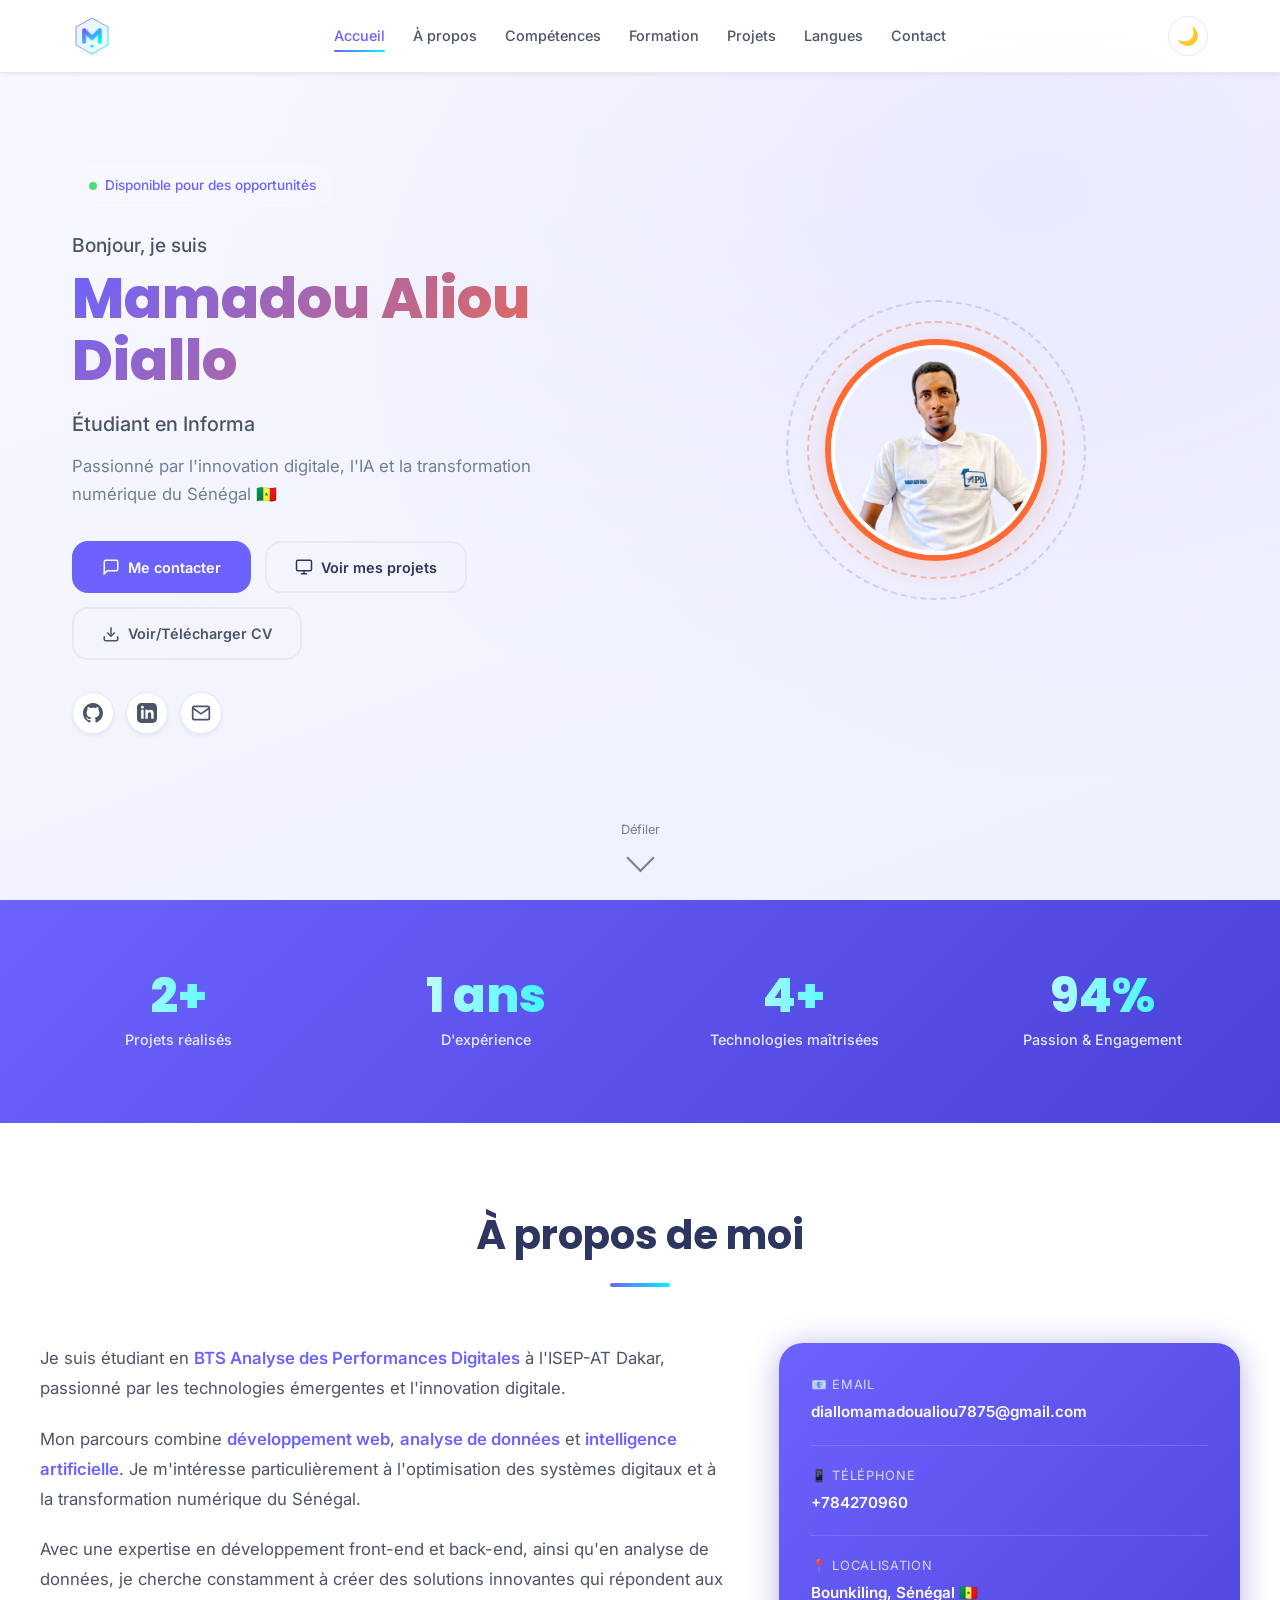
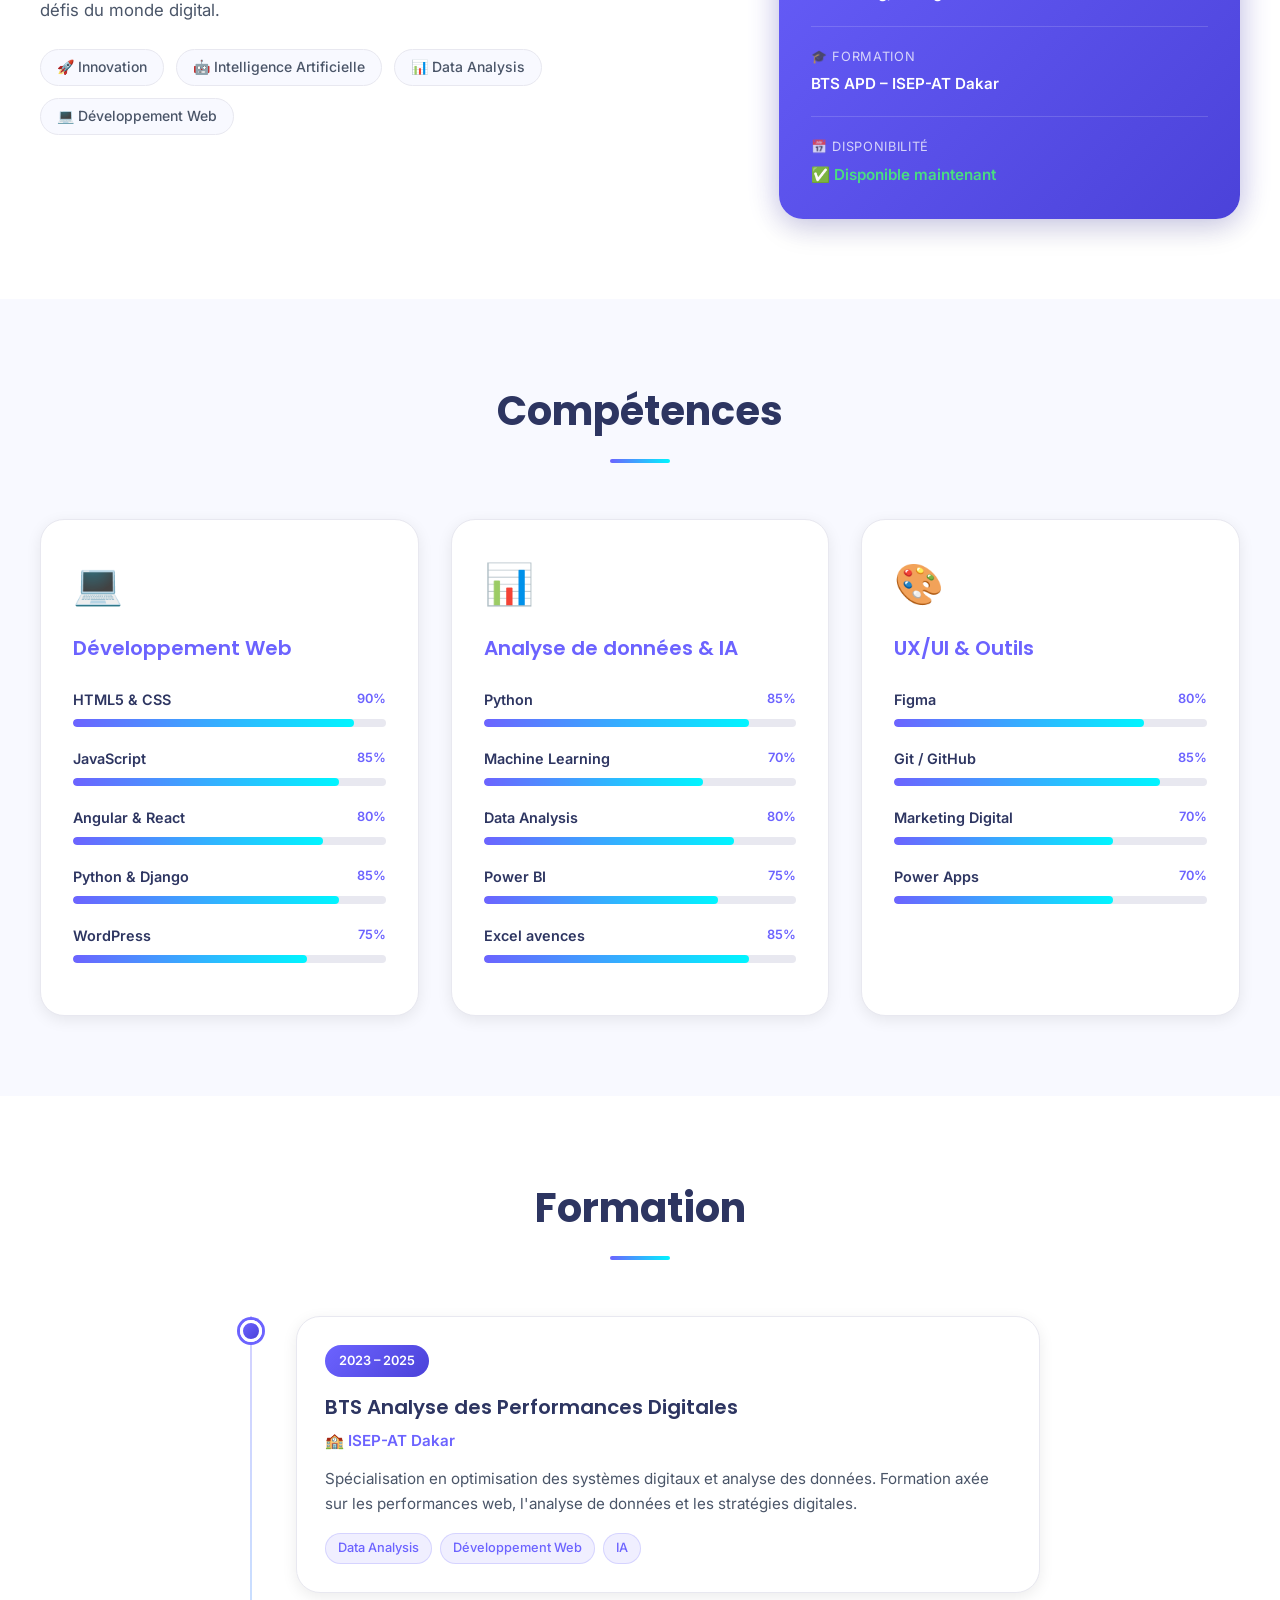
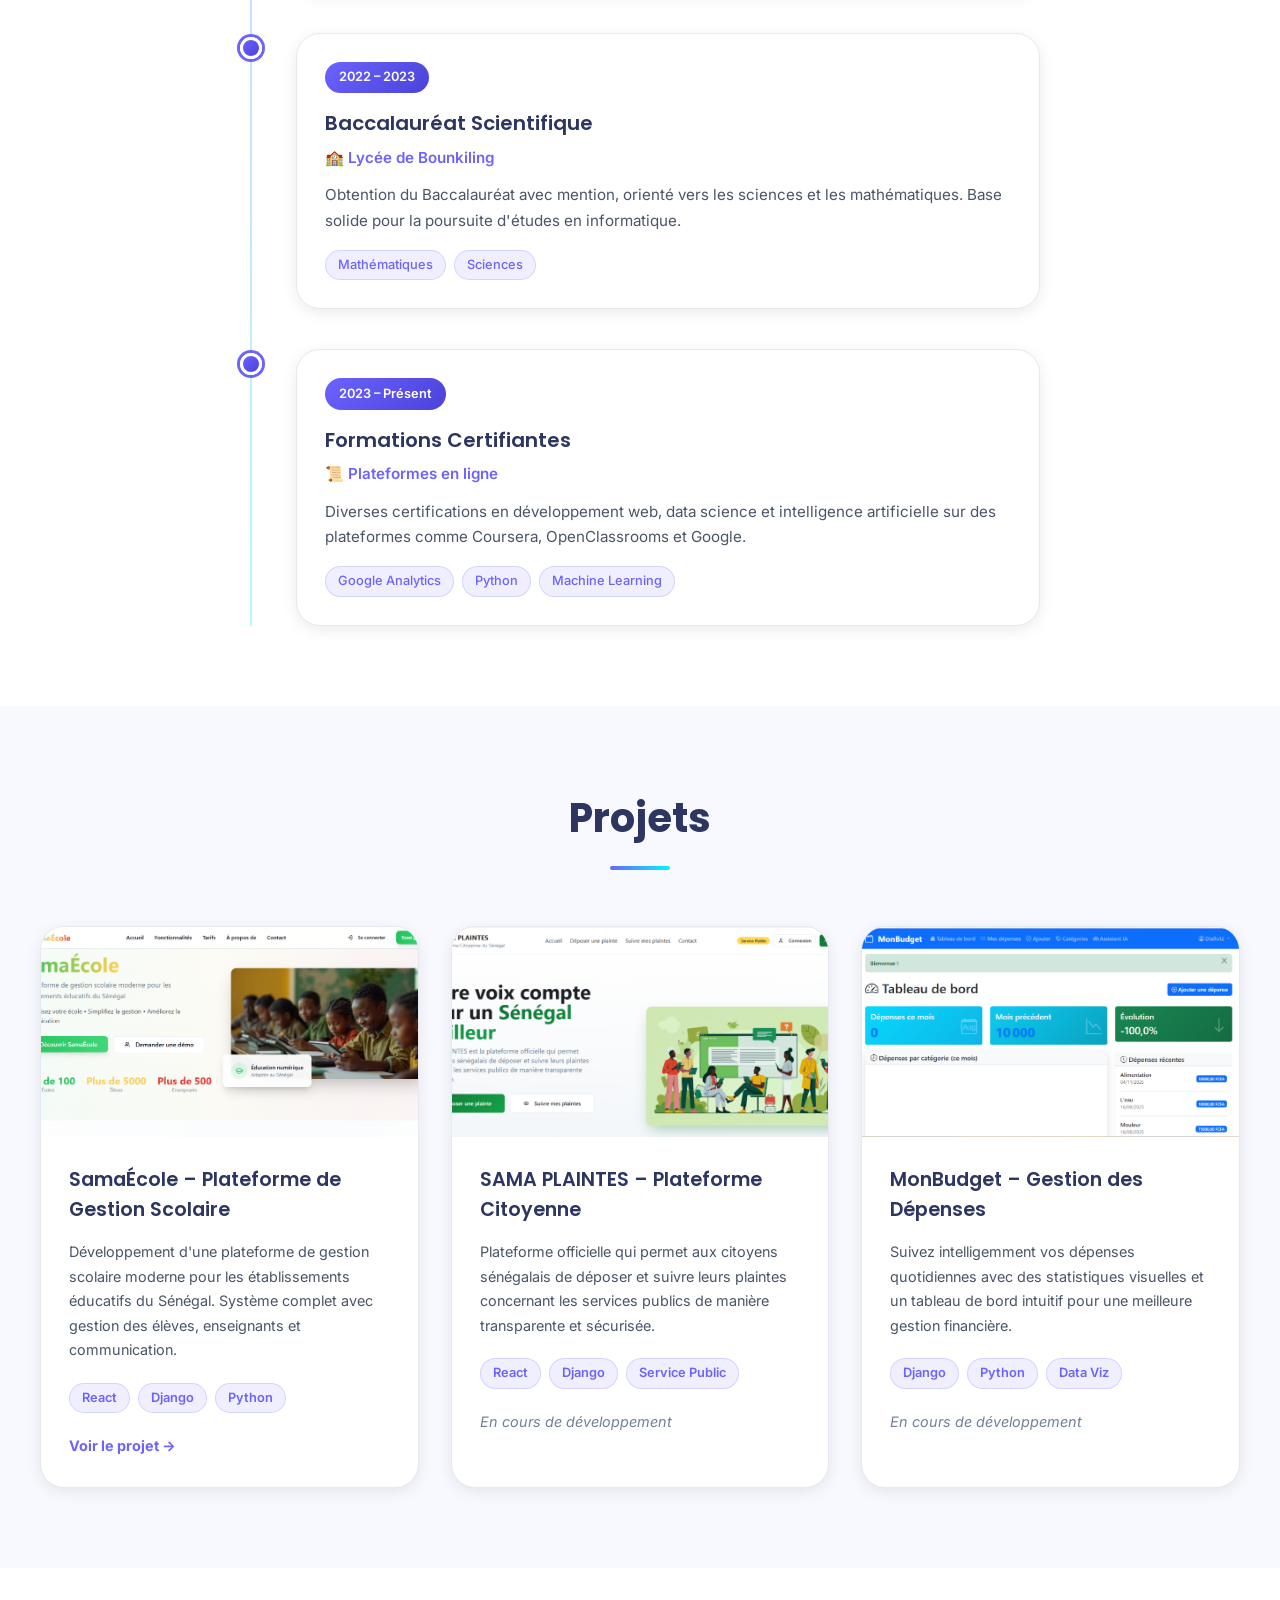
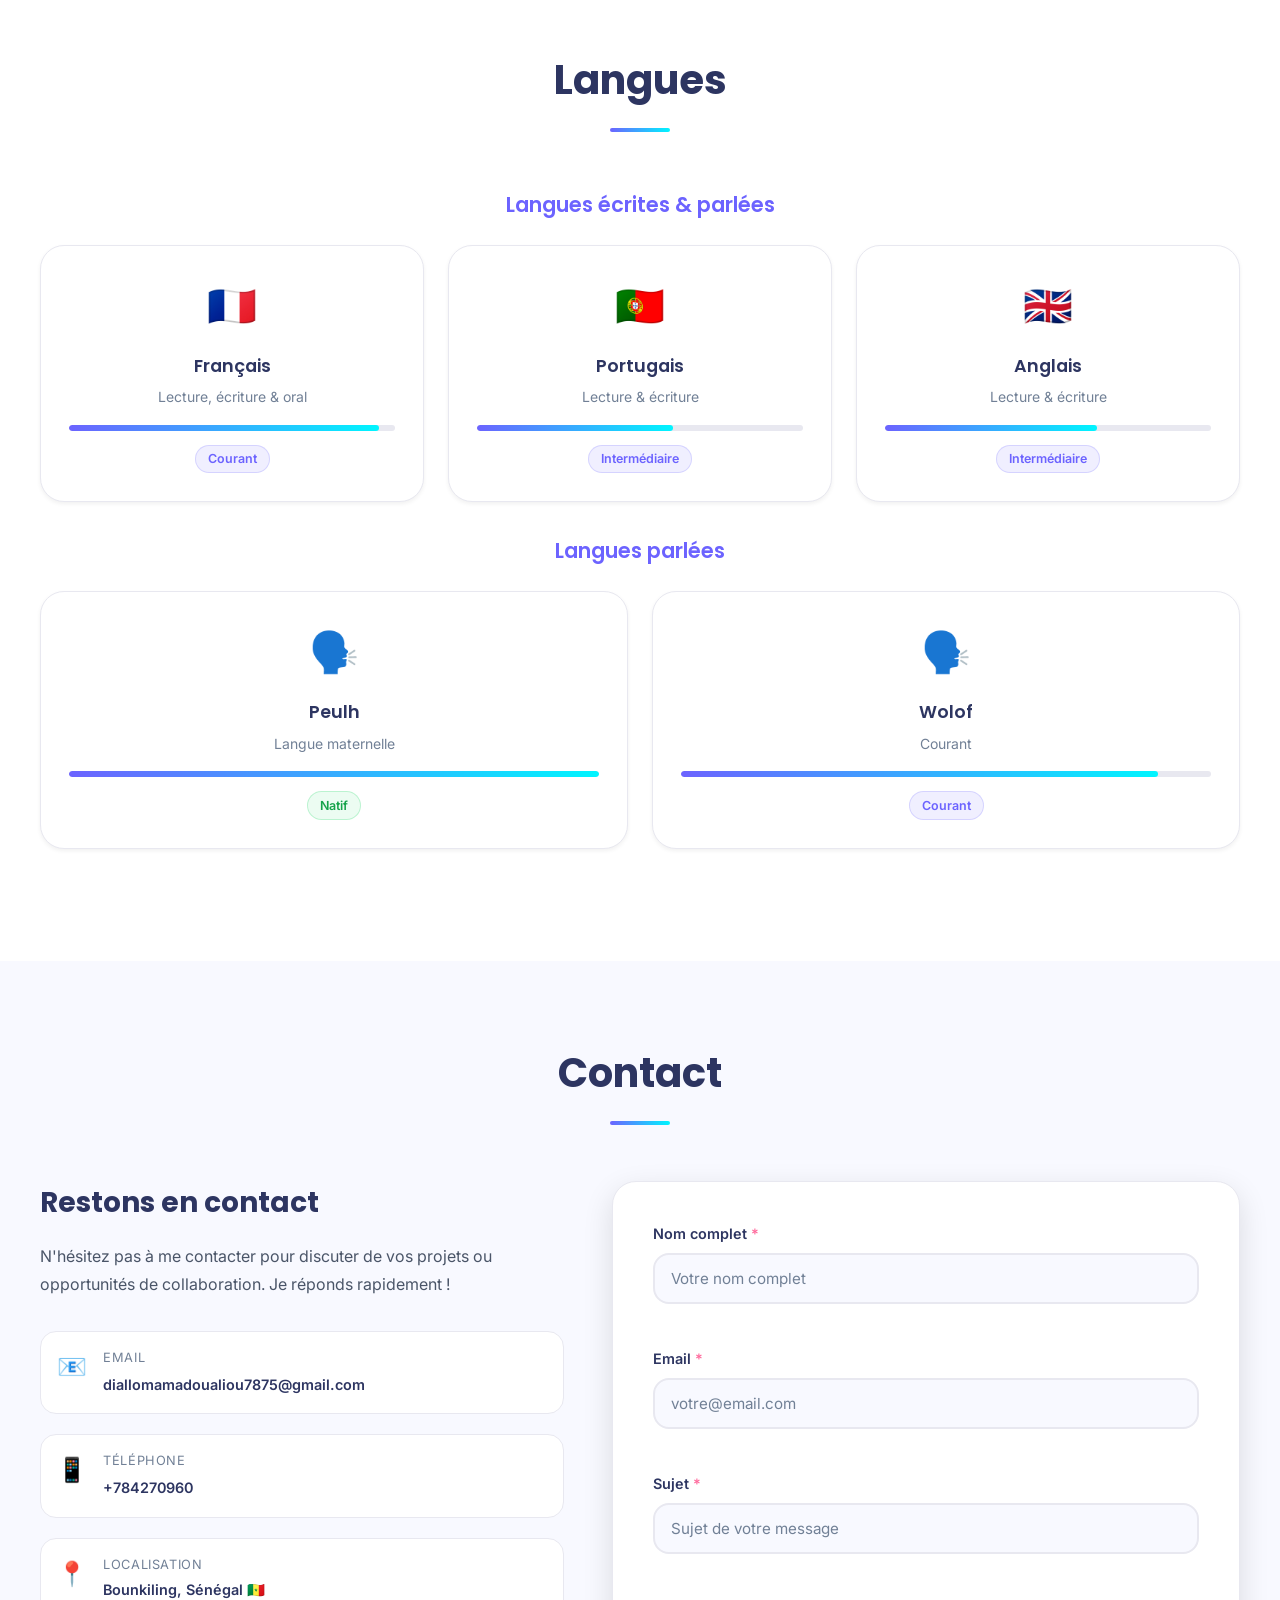
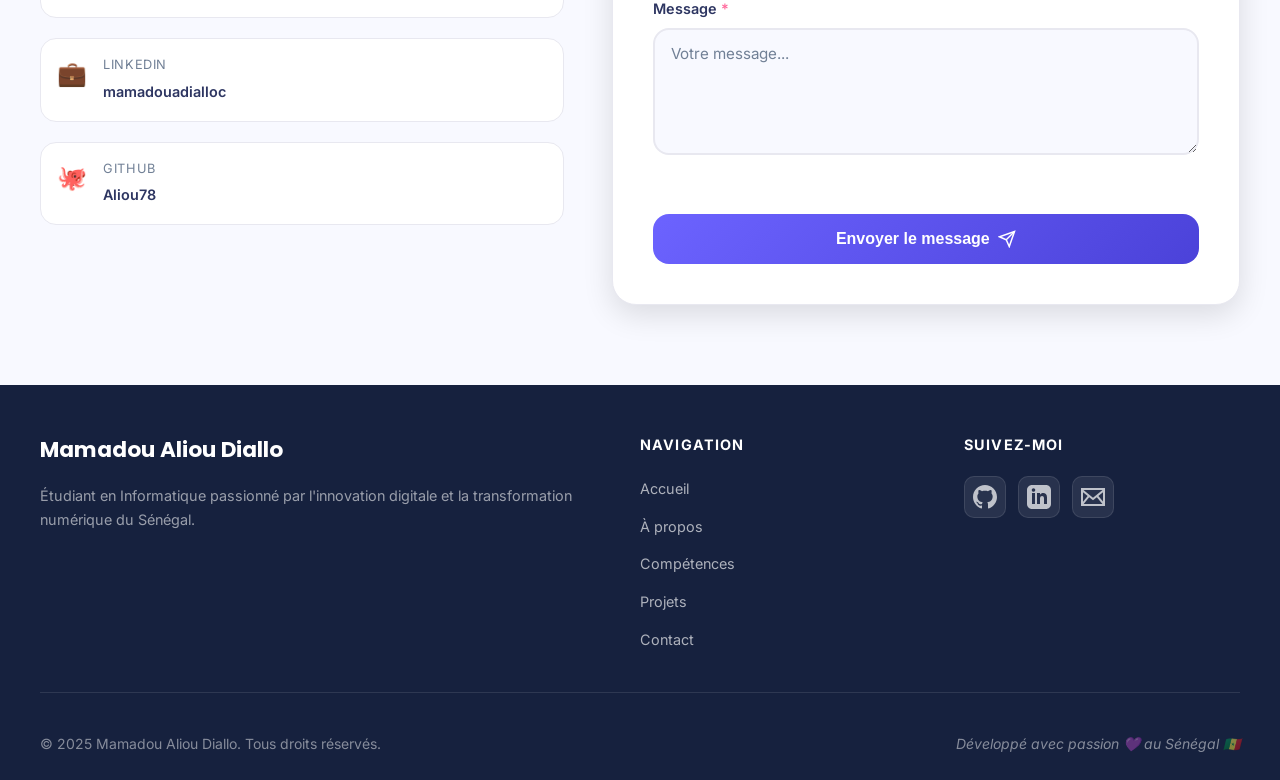
<file: index.html>
<!DOCTYPE html>
<html lang="fr" data-theme="light">

<head>
    <meta charset="UTF-8">
    <meta name="viewport" content="width=device-width, initial-scale=1.0">
    <meta name="description"
        content="Portfolio de Mamadou Aliou Diallo - Étudiant en Informatique spécialisé en Analyse des Performances Digitales, développement web et intelligence artificielle.">
    <meta name="keywords" content="Mamadou Aliou Diallo, développeur web, analyse digitale, IA, portfolio, Sénégal">
    <meta name="author" content="Mamadou Aliou Diallo">

    <!-- Open Graph / Social Media -->
    <meta property="og:type" content="website">
    <meta property="og:title" content="Mamadou Aliou Diallo - Portfolio">
    <meta property="og:description"
        content="Étudiant en Informatique spécialisé en Analyse des Performances Digitales, développement web et IA.">
    <meta property="og:url" content="https://aliou78.github.io">
    <meta property="og:image" content="profile.png">
    <meta name="twitter:card" content="summary_large_image">
    <meta name="twitter:title" content="Mamadou Aliou Diallo - Portfolio">
    <meta name="twitter:description" content="Étudiant en Informatique passionné par l'innovation digitale et l'IA.">

    <title>Mamadou Aliou Diallo - Portfolio | Analyse des Performances Digitales</title>

    <!-- Google Fonts -->
    <link rel="preconnect" href="https://fonts.googleapis.com">
    <link rel="preconnect" href="https://fonts.gstatic.com" crossorigin>
    <link
        href="https://fonts.googleapis.com/css2?family=Inter:wght@300;400;500;600;700;800&family=Poppins:wght@400;500;600;700;800&display=swap"
        rel="stylesheet">

    <link rel="stylesheet" href="style.css">
</head>

<body>
    <!-- Loader -->
    <div class="page-loader" id="pageLoader">
        <div class="loader-inner">
            <span class="loader-text">MAD</span>
            <div class="loader-bar"></div>
        </div>
    </div>

    <!-- Particules Hero -->
    <canvas id="particles-canvas"></canvas>

    <!-- Navigation -->
    <nav class="navbar" id="navbar">
        <div class="container nav-container">
            <a href="#accueil" class="logo" aria-label="Mamadou Aliou Diallo - Accueil">
                <svg class="logo-img" viewBox="0 0 100 100" xmlns="http://www.w3.org/2000/svg">
                    <defs>
                        <linearGradient id="hexGrad" x1="0%" y1="0%" x2="100%" y2="100%">
                            <stop offset="0%" stop-color="#6C63FF" />
                            <stop offset="100%" stop-color="#00F5FF" />
                        </linearGradient>
                        <filter id="glow">
                            <feGaussianBlur stdDeviation="2" result="coloredBlur" />
                            <feMerge>
                                <feMergeNode in="coloredBlur" />
                                <feMergeNode in="SourceGraphic" />
                            </feMerge>
                        </filter>
                    </defs>
                    <path d="M50 5 L90 27.5 V72.5 L50 95 L10 72.5 V27.5 Z" fill="url(#hexGrad)" fill-opacity="0.1"
                        stroke="url(#hexGrad)" stroke-width="2" />
                    <path d="M30 65 V35 L50 55 L70 35 V65" stroke="url(#hexGrad)" stroke-width="8"
                        stroke-linecap="round" stroke-linejoin="round" fill="none" filter="url(#glow)" />
                    <circle cx="50" cy="75" r="4" fill="#00F5FF">
                        <animate attributeName="opacity" values="1;0.3;1" dur="2s" repeatCount="indefinite" />
                    </circle>
                </svg>
            </a>
            <ul class="nav-menu" id="navMenu">
                <li><a href="#accueil" class="nav-link">Accueil</a></li>
                <li><a href="#apropos" class="nav-link">À propos</a></li>
                <li><a href="#competences" class="nav-link">Compétences</a></li>
                <li><a href="#formation" class="nav-link">Formation</a></li>
                <li><a href="#projets" class="nav-link">Projets</a></li>
                <li><a href="#langues" class="nav-link">Langues</a></li>
                <li><a href="#contact" class="nav-link">Contact</a></li>
            </ul>
            <div class="nav-actions">
                <button class="theme-toggle" id="themeToggle" aria-label="Basculer le thème">
                    <span class="theme-icon">🌙</span>
                </button>
                <button class="menu-toggle" id="menuToggle" aria-label="Toggle menu">
                    <span></span>
                    <span></span>
                    <span></span>
                </button>
            </div>
        </div>
    </nav>

    <!-- Section Accueil -->
    <section id="accueil" class="hero">
        <div class="container hero-container">
            <div class="hero-content">
                <div class="hero-badge">
                    <span class="badge-dot"></span>
                    Disponible pour des opportunités
                </div>
                <h1 class="hero-title">
                    <span class="greeting">Bonjour, je suis</span>
                    <span class="name">Mamadou Aliou<br>Diallo</span>
                </h1>
                <p class="hero-subtitle" id="typingTarget">Étudiant en Informatique – Analyse des Performances Digitales
                </p>
                <p class="hero-description">Passionné par l'innovation digitale, l'IA et la transformation numérique du
                    Sénégal 🇸🇳</p>
                <div class="hero-buttons">
                    <a href="#contact" class="btn btn-primary">
                        <svg width="18" height="18" viewBox="0 0 24 24" fill="none" stroke="currentColor"
                            stroke-width="2">
                            <path d="M21 15a2 2 0 0 1-2 2H7l-4 4V5a2 2 0 0 1 2-2h14a2 2 0 0 1 2 2z" />
                        </svg>
                        Me contacter
                    </a>
                    <a href="#projets" class="btn btn-secondary">
                        <svg width="18" height="18" viewBox="0 0 24 24" fill="none" stroke="currentColor"
                            stroke-width="2">
                            <rect x="2" y="3" width="20" height="14" rx="2" />
                            <line x1="8" y1="21" x2="16" y2="21" />
                            <line x1="12" y1="17" x2="12" y2="21" />
                        </svg>
                        Voir mes projets
                    </a>
                    <a href="cv.html" target="_blank" class="btn btn-outline">
                        <svg width="18" height="18" viewBox="0 0 24 24" fill="none" stroke="currentColor"
                            stroke-width="2">
                            <path d="M21 15v4a2 2 0 0 1-2 2H5a2 2 0 0 1-2-2v-4" />
                            <polyline points="7 10 12 15 17 10" />
                            <line x1="12" y1="15" x2="12" y2="3" />
                        </svg>
                        Voir/Télécharger CV
                    </a>
                </div>
                <div class="hero-socials">
                    <a href="https://github.com/Aliou78" target="_blank" rel="noopener noreferrer"
                        class="hero-social-link" aria-label="GitHub">
                        <svg width="20" height="20" viewBox="0 0 24 24" fill="currentColor">
                            <path
                                d="M12 0c-6.626 0-12 5.373-12 12 0 5.302 3.438 9.8 8.207 11.387.599.111.793-.261.793-.577v-2.234c-3.338.726-4.033-1.416-4.033-1.416-.546-1.387-1.333-1.756-1.333-1.756-1.089-.745.083-.729.083-.729 1.205.084 1.839 1.237 1.839 1.237 1.07 1.834 2.807 1.304 3.492.997.107-.775.418-1.305.762-1.604-2.665-.305-5.467-1.334-5.467-5.931 0-1.311.469-2.381 1.236-3.221-.124-.303-.535-1.524.117-3.176 0 0 1.008-.322 3.301 1.23.957-.266 1.983-.399 3.003-.404 1.02.005 2.047.138 3.006.404 2.291-1.552 3.297-1.23 3.297-1.23.653 1.653.242 2.874.118 3.176.77.84 1.235 1.911 1.235 3.221 0 4.609-2.807 5.624-5.479 5.921.43.372.823 1.102.823 2.222v3.293c0 .319.192.694.801.576 4.765-1.589 8.199-6.086 8.199-11.386 0-6.627-5.373-12-12-12z" />
                        </svg>
                    </a>
                    <a href="https://www.linkedin.com/in/mamadouadialloc" target="_blank" rel="noopener noreferrer"
                        class="hero-social-link" aria-label="LinkedIn">
                        <svg width="20" height="20" viewBox="0 0 24 24" fill="currentColor">
                            <path
                                d="M19 0h-14c-2.761 0-5 2.239-5 5v14c0 2.761 2.239 5 5 5h14c2.762 0 5-2.239 5-5v-14c0-2.761-2.238-5-5-5zm-11 19h-3v-11h3v11zm-1.5-12.268c-.966 0-1.75-.79-1.75-1.764s.784-1.764 1.75-1.764 1.75.79 1.75 1.764-.783 1.764-1.75 1.764zm13.5 12.268h-3v-5.604c0-3.368-4-3.113-4 0v5.604h-3v-11h3v1.765c1.396-2.586 7-2.777 7 2.476v6.759z" />
                        </svg>
                    </a>
                    <a href="mailto:diallomamadoualiou7875@gmail.com" class="hero-social-link" aria-label="Email">
                        <svg width="20" height="20" viewBox="0 0 24 24" fill="none" stroke="currentColor"
                            stroke-width="2">
                            <path d="M4 4h16c1.1 0 2 .9 2 2v12c0 1.1-.9 2-2 2H4c-1.1 0-2-.9-2-2V6c0-1.1.9-2 2-2z" />
                            <polyline points="22,6 12,13 2,6" />
                        </svg>
                    </a>
                </div>
            </div>
            <div class="hero-image">
                <div class="profile-photo-wrapper">
                    <div class="profile-photo" role="img" aria-label="Photo de profil de Mamadou Aliou Diallo"></div>
                    <div class="profile-ring"></div>
                    <div class="profile-ring ring-2"></div>
                </div>
            </div>
        </div>
        <div class="hero-scroll-indicator">
            <span>Défiler</span>
            <div class="scroll-arrow"></div>
        </div>
    </section>

    <!-- Section Statistiques -->
    <section class="stats-section">
        <div class="container">
            <div class="stats-grid">
                <div class="stat-item">
                    <div class="stat-number" data-target="3" data-suffix="+">0</div>
                    <div class="stat-label">Projets réalisés</div>
                </div>
                <div class="stat-item">
                    <div class="stat-number" data-target="2" data-suffix=" ans">0</div>
                    <div class="stat-label">D'expérience</div>
                </div>
                <div class="stat-item">
                    <div class="stat-number" data-target="5" data-suffix="+">0</div>
                    <div class="stat-label">Technologies maîtrisées</div>
                </div>
                <div class="stat-item">
                    <div class="stat-number" data-target="100" data-suffix="%">0</div>
                    <div class="stat-label">Passion & Engagement</div>
                </div>
            </div>
        </div>
    </section>

    <!-- Section À propos -->
    <section id="apropos" class="about">
        <div class="container">
            <h2 class="section-title">À propos de moi</h2>
            <div class="about-content">
                <div class="about-text">
                    <p>Je suis étudiant en <strong>BTS Analyse des Performances Digitales</strong> à l'ISEP-AT Dakar,
                        passionné par les
                        technologies émergentes et l'innovation digitale.</p>
                    <p>Mon parcours combine <strong>développement web</strong>, <strong>analyse de données</strong> et
                        <strong>intelligence artificielle</strong>. Je
                        m'intéresse particulièrement à l'optimisation des systèmes digitaux et à la transformation
                        numérique du Sénégal.
                    </p>
                    <p>Avec une expertise en développement front-end et back-end, ainsi qu'en analyse de données, je
                        cherche constamment à créer des solutions innovantes qui répondent aux défis du monde digital.
                    </p>
                    <div class="about-tags">
                        <span class="about-tag">🚀 Innovation</span>
                        <span class="about-tag">🤖 Intelligence Artificielle</span>
                        <span class="about-tag">📊 Data Analysis</span>
                        <span class="about-tag">💻 Développement Web</span>
                    </div>
                </div>
                <div class="about-info">
                    <div class="info-item">
                        <span class="info-label">📧 Email</span>
                        <span class="info-value">diallomamadoualiou7875@gmail.com</span>
                    </div>
                    <div class="info-item">
                        <span class="info-label">📱 Téléphone</span>
                        <span class="info-value">+784270960</span>
                    </div>
                    <div class="info-item">
                        <span class="info-label">📍 Localisation</span>
                        <span class="info-value">Bounkiling, Sénégal 🇸🇳</span>
                    </div>
                    <div class="info-item">
                        <span class="info-label">🎓 Formation</span>
                        <span class="info-value">BTS APD – ISEP-AT Dakar</span>
                    </div>
                    <div class="info-item last">
                        <span class="info-label">📅 Disponibilité</span>
                        <span class="info-value available">✅ Disponible maintenant</span>
                    </div>
                </div>
            </div>
        </div>
    </section>

    <!-- Section Compétences -->
    <section id="competences" class="skills">
        <div class="container">
            <h2 class="section-title">Compétences</h2>
            <div class="skills-grid">
                <div class="skill-category">
                    <div class="category-icon">💻</div>
                    <h3 class="category-title">Développement Web</h3>
                    <ul class="skill-list">
                        <li class="skill-item">
                            <div class="skill-header">
                                <span class="skill-name">HTML5 & CSS</span>
                                <span class="skill-percent">90%</span>
                            </div>
                            <div class="skill-bar">
                                <div class="skill-progress" data-progress="90"></div>
                            </div>
                        </li>
                        <li class="skill-item">
                            <div class="skill-header">
                                <span class="skill-name">JavaScript</span>
                                <span class="skill-percent">85%</span>
                            </div>
                            <div class="skill-bar">
                                <div class="skill-progress" data-progress="85"></div>
                            </div>
                        </li>
                        <li class="skill-item">
                            <div class="skill-header">
                                <span class="skill-name">Angular & React</span>
                                <span class="skill-percent">80%</span>
                            </div>
                            <div class="skill-bar">
                                <div class="skill-progress" data-progress="80"></div>
                            </div>
                        </li>
                        <li class="skill-item">
                            <div class="skill-header">
                                <span class="skill-name">Python & Django</span>
                                <span class="skill-percent">85%</span>
                            </div>
                            <div class="skill-bar">
                                <div class="skill-progress" data-progress="85"></div>
                            </div>
                        </li>
                        <li class="skill-item">
                            <div class="skill-header">
                                <span class="skill-name">WordPress</span>
                                <span class="skill-percent">75%</span>
                            </div>
                            <div class="skill-bar">
                                <div class="skill-progress" data-progress="75"></div>
                            </div>
                        </li>
                    </ul>
                </div>

                <div class="skill-category">
                    <div class="category-icon">📊</div>
                    <h3 class="category-title">Analyse de données & IA</h3>
                    <ul class="skill-list">
                        <li class="skill-item">
                            <div class="skill-header">
                                <span class="skill-name">Python</span>
                                <span class="skill-percent">85%</span>
                            </div>
                            <div class="skill-bar">
                                <div class="skill-progress" data-progress="85"></div>
                            </div>
                        </li>

                        <li class="skill-item">
                            <div class="skill-header">
                                <span class="skill-name">Machine Learning</span>
                                <span class="skill-percent">70%</span>
                            </div>
                            <div class="skill-bar">
                                <div class="skill-progress" data-progress="70"></div>
                            </div>
                        </li>
                        <li class="skill-item">
                            <div class="skill-header">
                                <span class="skill-name">Data Analysis</span>
                                <span class="skill-percent">80%</span>
                            </div>
                            <div class="skill-bar">
                                <div class="skill-progress" data-progress="80"></div>
                            </div>
                        </li>
                        <li class="skill-item">
                            <div class="skill-header">
                                <span class="skill-name">Power BI</span>
                                <span class="skill-percent">75%</span>
                            </div>
                            <div class="skill-bar">
                                <div class="skill-progress" data-progress="75"></div>
                            </div>
                        </li>
                        <li class="skill-item">
                            <div class="skill-header">
                                <span class="skill-name">Excel avences</span>
                                <span class="skill-percent">85%</span>
                            </div>
                            <div class="skill-bar">
                                <div class="skill-progress" data-progress="85"></div>
                            </div>
                        </li>
                    </ul>
                </div>

                <div class="skill-category">
                    <div class="category-icon">🎨</div>
                    <h3 class="category-title">UX/UI & Outils</h3>
                    <ul class="skill-list">
                        <li class="skill-item">
                            <div class="skill-header">
                                <span class="skill-name">Figma</span>
                                <span class="skill-percent">80%</span>
                            </div>
                            <div class="skill-bar">
                                <div class="skill-progress" data-progress="80"></div>
                            </div>
                        </li>
                        <li class="skill-item">
                            <div class="skill-header">
                                <span class="skill-name">Git / GitHub</span>
                                <span class="skill-percent">85%</span>
                            </div>
                            <div class="skill-bar">
                                <div class="skill-progress" data-progress="85"></div>
                            </div>
                        </li>

                        <li class="skill-item">
                            <div class="skill-header">
                                <span class="skill-name">Marketing Digital</span>
                                <span class="skill-percent">70%</span>
                            </div>
                            <div class="skill-bar">
                                <div class="skill-progress" data-progress="70"></div>
                            </div>
                        </li>
                        <li class="skill-item">
                            <div class="skill-header">
                                <span class="skill-name">Power Apps</span>
                                <span class="skill-percent">70%</span>
                            </div>
                            <div class="skill-bar">
                                <div class="skill-progress" data-progress="70"></div>
                            </div>
                        </li>
                    </ul>
                </div>
            </div>
        </div>
    </section>

    <!-- Section Formation -->
    <section id="formation" class="education">
        <div class="container">
            <h2 class="section-title">Formation</h2>
            <div class="education-timeline">
                <div class="timeline-item">
                    <div class="timeline-dot"></div>
                    <div class="timeline-content">
                        <div class="timeline-date">2023 – 2025</div>
                        <h3 class="timeline-title">BTS Analyse des Performances Digitales</h3>
                        <p class="timeline-institution">🏫 ISEP-AT Dakar</p>
                        <p class="timeline-description">Spécialisation en optimisation des systèmes digitaux et analyse
                            des données. Formation axée sur les performances web, l'analyse de données et les stratégies
                            digitales.</p>
                        <div class="timeline-tags">
                            <span class="timeline-tag">Data Analysis</span>
                            <span class="timeline-tag">Développement Web</span>
                            <span class="timeline-tag">IA</span>
                        </div>
                    </div>
                </div>
                <div class="timeline-item">
                    <div class="timeline-dot"></div>
                    <div class="timeline-content">
                        <div class="timeline-date">2022 – 2023</div>
                        <h3 class="timeline-title">Baccalauréat Scientifique</h3>
                        <p class="timeline-institution">🏫 Lycée de Bounkiling</p>
                        <p class="timeline-description">Obtention du Baccalauréat avec mention, orienté vers les
                            sciences et les mathématiques. Base solide pour la poursuite d'études en informatique.</p>
                        <div class="timeline-tags">
                            <span class="timeline-tag">Mathématiques</span>
                            <span class="timeline-tag">Sciences</span>
                        </div>
                    </div>
                </div>
                <div class="timeline-item">
                    <div class="timeline-dot"></div>
                    <div class="timeline-content">
                        <div class="timeline-date">2023 – Présent</div>
                        <h3 class="timeline-title">Formations Certifiantes</h3>
                        <p class="timeline-institution">📜 Plateformes en ligne</p>
                        <p class="timeline-description">Diverses certifications en développement web, data science et
                            intelligence artificielle sur des plateformes comme Coursera, OpenClassrooms et Google.</p>
                        <div class="timeline-tags">
                            <span class="timeline-tag">Google Analytics</span>
                            <span class="timeline-tag">Python</span>
                            <span class="timeline-tag">Machine Learning</span>
                        </div>
                    </div>
                </div>
            </div>
        </div>
    </section>

    <!-- Section Projets -->
    <section id="projets" class="projects">
        <div class="container">
            <h2 class="section-title">Projets</h2>
            <div class="projects-grid">
                <article class="project-card">
                    <div class="project-image project-image-1" role="img"
                        aria-label="Capture d'écran du projet SamaÉcole">
                        <div class="project-overlay">
                            <a href="https://samaecole.sn" target="_blank" rel="noopener noreferrer"
                                class="overlay-btn">Voir le projet →</a>
                        </div>
                    </div>
                    <div class="project-content">
                        <h3 class="project-title">SamaÉcole – Plateforme de Gestion Scolaire</h3>
                        <p class="project-description">Développement d'une plateforme de gestion scolaire moderne pour
                            les établissements éducatifs du Sénégal. Système complet avec gestion des élèves,
                            enseignants et communication.</p>
                        <div class="project-tags">
                            <span class="tag">React</span>
                            <span class="tag">Django</span>
                            <span class="tag">Python</span>
                        </div>
                        <a href="https://samaecole.sn" target="_blank" rel="noopener noreferrer"
                            class="project-link">Voir le projet →</a>
                    </div>
                </article>

                <article class="project-card">
                    <div class="project-image project-image-2" role="img"
                        aria-label="Capture d'écran du projet SAMA PLAINTES">
                        <div class="project-overlay">
                            <span class="overlay-btn coming">En développement</span>
                        </div>
                    </div>
                    <div class="project-content">
                        <h3 class="project-title">SAMA PLAINTES – Plateforme Citoyenne</h3>
                        <p class="project-description">Plateforme officielle qui permet aux citoyens sénégalais de
                            déposer et suivre leurs plaintes concernant les services publics de manière transparente et
                            sécurisée.</p>
                        <div class="project-tags">
                            <span class="tag">React</span>
                            <span class="tag">Django</span>
                            <span class="tag">Service Public</span>
                        </div>
                        <span class="project-link muted">En cours de développement</span>
                    </div>
                </article>

                <article class="project-card">
                    <div class="project-image project-image-3" role="img"
                        aria-label="Capture d'écran du projet MonBudget">
                        <div class="project-overlay">
                            <span class="overlay-btn coming">En développement</span>
                        </div>
                    </div>
                    <div class="project-content">
                        <h3 class="project-title">MonBudget – Gestion des Dépenses</h3>
                        <p class="project-description">Suivez intelligemment vos dépenses quotidiennes avec des
                            statistiques visuelles et un tableau de bord intuitif pour une meilleure gestion financière.
                        </p>
                        <div class="project-tags">
                            <span class="tag">Django</span>
                            <span class="tag">Python</span>
                            <span class="tag">Data Viz</span>
                        </div>
                        <span class="project-link muted">En cours de développement</span>
                    </div>
                </article>
            </div>
        </div>
    </section>

    <!-- Section Langues -->
    <section id="langues" class="languages">
        <div class="container">
            <h2 class="section-title">Langues</h2>

            <!-- Langues écrites -->
            <h3 class="language-category-title">Langues écrites & parlées</h3>
            <div class="languages-grid">
                <div class="language-card">
                    <div class="language-icon">🇫🇷</div>
                    <h3 class="language-name">Français</h3>
                    <p class="language-level">Lecture, écriture & oral</p>
                    <div class="language-bar">
                        <div class="language-progress" data-level="95"></div>
                    </div>
                    <span class="language-badge">Courant</span>
                </div>
                <div class="language-card">
                    <div class="language-icon">🇵🇹</div>
                    <h3 class="language-name">Portugais</h3>
                    <p class="language-level">Lecture & écriture</p>
                    <div class="language-bar">
                        <div class="language-progress" data-level="60"></div>
                    </div>
                    <span class="language-badge">Intermédiaire</span>
                </div>
                <div class="language-card">
                    <div class="language-icon">🇬🇧</div>
                    <h3 class="language-name">Anglais</h3>
                    <p class="language-level">Lecture & écriture</p>
                    <div class="language-bar">
                        <div class="language-progress" data-level="65"></div>
                    </div>
                    <span class="language-badge">Intermédiaire</span>
                </div>
            </div>

            <!-- Langues parlées -->
            <h3 class="language-category-title">Langues parlées</h3>
            <div class="languages-grid">
                <div class="language-card">
                    <div class="language-icon">🗣️</div>
                    <h3 class="language-name">Peulh</h3>
                    <p class="language-level">Langue maternelle</p>
                    <div class="language-bar">
                        <div class="language-progress" data-level="100"></div>
                    </div>
                    <span class="language-badge native">Natif</span>
                </div>
                <div class="language-card">
                    <div class="language-icon">🗣️</div>
                    <h3 class="language-name">Wolof</h3>
                    <p class="language-level">Courant</p>
                    <div class="language-bar">
                        <div class="language-progress" data-level="90"></div>
                    </div>
                    <span class="language-badge">Courant</span>
                </div>
            </div>
        </div>
    </section>

    <!-- Section Contact -->
    <section id="contact" class="contact">
        <div class="container">
            <h2 class="section-title">Contact</h2>
            <div class="contact-content">
                <div class="contact-info">
                    <h3 class="contact-subtitle">Restons en contact</h3>
                    <p class="contact-description">N'hésitez pas à me contacter pour discuter de vos projets ou
                        opportunités de collaboration. Je réponds rapidement !</p>
                    <div class="contact-details">
                        <div class="contact-item">
                            <div class="contact-icon">📧</div>
                            <div>
                                <p class="contact-label">Email</p>
                                <a href="mailto:diallomamadoualiou7875@gmail.com"
                                    class="contact-value">diallomamadoualiou7875@gmail.com</a>
                            </div>
                        </div>
                        <div class="contact-item">
                            <div class="contact-icon">📱</div>
                            <div>
                                <p class="contact-label">Téléphone</p>
                                <a href="tel:+784270960" class="contact-value">+784270960</a>
                            </div>
                        </div>
                        <div class="contact-item">
                            <div class="contact-icon">📍</div>
                            <div>
                                <p class="contact-label">Localisation</p>
                                <p class="contact-value">Bounkiling, Sénégal 🇸🇳</p>
                            </div>
                        </div>
                        <div class="contact-item">
                            <div class="contact-icon">💼</div>
                            <div>
                                <p class="contact-label">LinkedIn</p>
                                <a href="https://www.linkedin.com/in/mamadouadialloc" target="_blank"
                                    rel="noopener noreferrer" class="contact-value">mamadouadialloc</a>
                            </div>
                        </div>
                        <div class="contact-item">
                            <div class="contact-icon">🐙</div>
                            <div>
                                <p class="contact-label">GitHub</p>
                                <a href="https://github.com/Aliou78" target="_blank" rel="noopener noreferrer"
                                    class="contact-value">Aliou78</a>
                            </div>
                        </div>
                    </div>
                </div>
                <form class="contact-form" id="contactForm" novalidate>
                    <div class="form-group">
                        <label for="name">Nom complet <span class="required">*</span></label>
                        <input type="text" id="name" name="name" placeholder="Votre nom complet" required
                            aria-required="true">
                        <span class="form-error" id="nameError"></span>
                    </div>
                    <div class="form-group">
                        <label for="email">Email <span class="required">*</span></label>
                        <input type="email" id="email" name="email" placeholder="votre@email.com" required
                            aria-required="true">
                        <span class="form-error" id="emailError"></span>
                    </div>
                    <div class="form-group">
                        <label for="subject">Sujet <span class="required">*</span></label>
                        <input type="text" id="subject" name="subject" placeholder="Sujet de votre message" required
                            aria-required="true">
                        <span class="form-error" id="subjectError"></span>
                    </div>
                    <div class="form-group">
                        <label for="message">Message <span class="required">*</span></label>
                        <textarea id="message" name="message" rows="5" placeholder="Votre message..." required
                            aria-required="true"></textarea>
                        <span class="form-error" id="messageError"></span>
                    </div>
                    <button type="submit" class="btn btn-submit" id="submitBtn">
                        <span class="btn-text">Envoyer le message</span>
                        <svg width="18" height="18" viewBox="0 0 24 24" fill="none" stroke="currentColor"
                            stroke-width="2">
                            <line x1="22" y1="2" x2="11" y2="13" />
                            <polygon points="22 2 15 22 11 13 2 9 22 2" />
                        </svg>
                    </button>
                    <div class="form-success" id="formSuccess">
                        ✅ Votre message a été envoyé avec succès !
                    </div>
                </form>
            </div>
        </div>
    </section>

    <!-- Footer -->
    <footer class="footer">
        <div class="container">
            <div class="footer-content">
                <div class="footer-about">
                    <h3 class="footer-title">Mamadou Aliou Diallo</h3>
                    <p class="footer-description">Étudiant en Informatique passionné par l'innovation digitale et la
                        transformation numérique du Sénégal.</p>
                </div>

                <div class="footer-links">
                    <h4 class="footer-heading">Navigation</h4>
                    <ul class="footer-menu">
                        <li><a href="#accueil">Accueil</a></li>
                        <li><a href="#apropos">À propos</a></li>
                        <li><a href="#competences">Compétences</a></li>
                        <li><a href="#projets">Projets</a></li>
                        <li><a href="#contact">Contact</a></li>
                    </ul>
                </div>

                <div class="footer-social">
                    <h4 class="footer-heading">Suivez-moi</h4>
                    <div class="social-links">
                        <a href="https://github.com/Aliou78" target="_blank" rel="noopener noreferrer"
                            class="social-link" aria-label="GitHub">
                            <svg width="24" height="24" viewBox="0 0 24 24" fill="currentColor">
                                <path
                                    d="M12 0c-6.626 0-12 5.373-12 12 0 5.302 3.438 9.8 8.207 11.387.599.111.793-.261.793-.577v-2.234c-3.338.726-4.033-1.416-4.033-1.416-.546-1.387-1.333-1.756-1.333-1.756-1.089-.745.083-.729.083-.729 1.205.084 1.839 1.237 1.839 1.237 1.07 1.834 2.807 1.304 3.492.997.107-.775.418-1.305.762-1.604-2.665-.305-5.467-1.334-5.467-5.931 0-1.311.469-2.381 1.236-3.221-.124-.303-.535-1.524.117-3.176 0 0 1.008-.322 3.301 1.23.957-.266 1.983-.399 3.003-.404 1.02.005 2.047.138 3.006.404 2.291-1.552 3.297-1.23 3.297-1.23.653 1.653.242 2.874.118 3.176.77.84 1.235 1.911 1.235 3.221 0 4.609-2.807 5.624-5.479 5.921.43.372.823 1.102.823 2.222v3.293c0 .319.192.694.801.576 4.765-1.589 8.199-6.086 8.199-11.386 0-6.627-5.373-12-12-12z" />
                            </svg>
                        </a>
                        <a href="https://www.linkedin.com/in/mamadouadialloc" target="_blank" rel="noopener noreferrer"
                            class="social-link" aria-label="LinkedIn">
                            <svg width="24" height="24" viewBox="0 0 24 24" fill="currentColor">
                                <path
                                    d="M19 0h-14c-2.761 0-5 2.239-5 5v14c0 2.761 2.239 5 5 5h14c2.762 0 5-2.239 5-5v-14c0-2.761-2.238-5-5-5zm-11 19h-3v-11h3v11zm-1.5-12.268c-.966 0-1.75-.79-1.75-1.764s.784-1.764 1.75-1.764 1.75.79 1.75 1.764-.783 1.764-1.75 1.764zm13.5 12.268h-3v-5.604c0-3.368-4-3.113-4 0v5.604h-3v-11h3v1.765c1.396-2.586 7-2.777 7 2.476v6.759z" />
                            </svg>
                        </a>
                        <a href="mailto:diallomamadoualiou7875@gmail.com" class="social-link" aria-label="Email">
                            <svg width="24" height="24" viewBox="0 0 24 24" fill="currentColor">
                                <path
                                    d="M0 3v18h24v-18h-24zm6.623 7.929l-4.623 5.712v-9.458l4.623 3.746zm-4.141-5.929h19.035l-9.517 7.713-9.518-7.713zm5.694 7.188l3.824 3.099 3.83-3.104 5.612 6.817h-18.779l5.513-6.812zm9.208-1.264l4.616-3.741v9.348l-4.616-5.607z" />
                            </svg>
                        </a>
                    </div>
                </div>
            </div>

            <div class="footer-bottom">
                <p>&copy; 2025 Mamadou Aliou Diallo. Tous droits réservés.</p>
                <p class="footer-tagline">Développé avec passion 💜 au Sénégal 🇸🇳</p>
            </div>
        </div>
    </footer>

    <script src="script.js"></script>
</body>

</html>
</file>
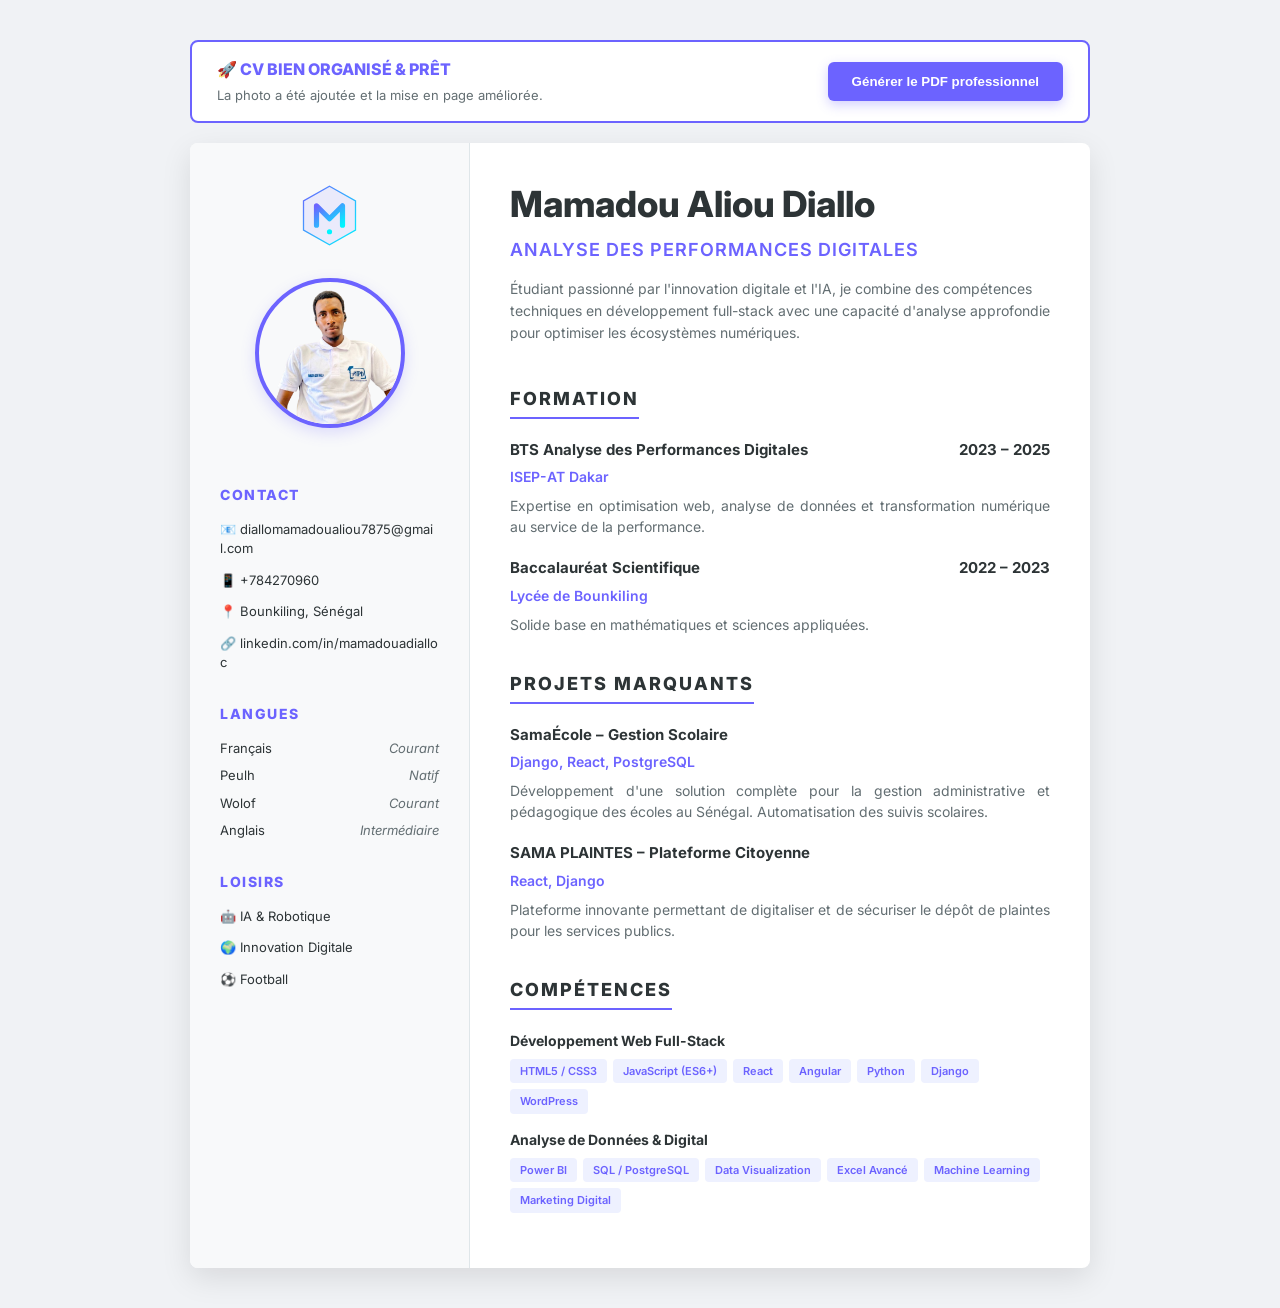
<file: cv.html>
<!DOCTYPE html>
<html lang="fr">

<head>
    <meta charset="UTF-8">
    <meta name="viewport" content="width=device-width, initial-scale=1.0">
    <title>CV - Mamadou Aliou Diallo</title>
    <link href="https://fonts.googleapis.com/css2?family=Inter:wght@400;500;600;700;800&display=swap" rel="stylesheet">
    <style>
        :root {
            --primary: #6c63ff;
            --primary-dark: #5a52d5;
            --text: #2d3436;
            --text-light: #636e72;
            --bg: #ffffff;
            --section-bg: #f8f9fa;
            --border: #dfe6e9;
        }

        * {
            margin: 0;
            padding: 0;
            box-sizing: border-box;
        }

        body {
            font-family: 'Inter', sans-serif;
            color: var(--text);
            line-height: 1.5;
            background: #f0f2f5;
            padding: 40px 20px;
        }

        .cv-container {
            max-width: 900px;
            margin: 0 auto;
            background: var(--bg);
            box-shadow: 0 10px 30px rgba(0, 0, 0, 0.1);
            border-radius: 8px;
            overflow: hidden;
            display: grid;
            grid-template-columns: 280px 1fr;
        }

        /* Sidebar */
        .sidebar {
            background: var(--section-bg);
            padding: 40px 30px;
            border-right: 1px solid var(--border);
        }

        .profile-section {
            text-align: center;
            margin-bottom: 30px;
        }

        .profile-img {
            width: 150px;
            height: 150px;
            border-radius: 50%;
            border: 4px solid var(--primary);
            object-fit: cover;
            margin-bottom: 20px;
            box-shadow: 0 5px 15px rgba(108, 99, 255, 0.2);
        }

        .sidebar-section {
            margin-bottom: 30px;
        }

        .sidebar-title {
            font-size: 14px;
            text-transform: uppercase;
            letter-spacing: 1.5px;
            color: var(--primary);
            font-weight: 800;
            margin-bottom: 15px;
            display: flex;
            align-items: center;
            gap: 8px;
        }

        .contact-item {
            font-size: 13px;
            margin-bottom: 12px;
            display: flex;
            align-items: center;
            gap: 10px;
            word-break: break-all;
        }

        /* Main Content */
        .main-content {
            padding: 40px 40px;
        }

        header {
            margin-bottom: 40px;
        }

        header h1 {
            font-size: 36px;
            color: var(--text);
            margin-bottom: 10px;
            font-weight: 800;
            line-height: 1.2;
        }

        header .job-title {
            font-size: 18px;
            color: var(--primary);
            font-weight: 600;
            text-transform: uppercase;
            letter-spacing: 1px;
        }

        .section {
            margin-bottom: 35px;
        }

        .section-title {
            font-size: 18px;
            color: var(--text);
            text-transform: uppercase;
            letter-spacing: 2px;
            border-bottom: 2px solid var(--primary);
            padding-bottom: 5px;
            margin-bottom: 20px;
            font-weight: 800;
            display: inline-block;
        }

        .experience-item,
        .education-item {
            margin-bottom: 20px;
        }

        .item-header {
            display: flex;
            justify-content: space-between;
            font-weight: 700;
            font-size: 15px;
            margin-bottom: 5px;
            color: var(--text);
        }

        .item-sub {
            color: var(--primary);
            font-weight: 600;
            font-size: 14px;
            margin-bottom: 8px;
        }

        .item-desc {
            font-size: 14px;
            color: var(--text-light);
            text-align: justify;
        }

        .skill-group {
            margin-bottom: 15px;
        }

        .skill-group h4 {
            font-size: 14px;
            margin-bottom: 8px;
            color: var(--text);
        }

        .tags {
            display: flex;
            flex-wrap: wrap;
            gap: 6px;
        }

        .tag {
            background: #eef1ff;
            color: var(--primary);
            padding: 4px 10px;
            border-radius: 4px;
            font-size: 11px;
            font-weight: 600;
        }

        .lang-item {
            display: flex;
            justify-content: space-between;
            font-size: 13px;
            margin-bottom: 8px;
        }

        .lang-level {
            color: var(--text-light);
            font-style: italic;
        }

        @media print {
            body {
                padding: 0;
                background: white;
            }

            .cv-container {
                box-shadow: none;
                border-radius: 0;
                max-width: 100%;
                width: 100%;
            }

            .no-print {
                display: none;
            }
        }

        .no-print-zone {
            max-width: 900px;
            margin: 0 auto 20px;
            background: #fff;
            padding: 15px 25px;
            border-radius: 8px;
            display: flex;
            justify-content: space-between;
            align-items: center;
            border: 2px solid var(--primary);
        }

        .btn-print {
            background: var(--primary);
            color: white;
            padding: 12px 24px;
            border-radius: 6px;
            text-decoration: none;
            font-weight: 700;
            cursor: pointer;
            border: none;
            transition: background 0.3s;
            box-shadow: 0 4px 12px rgba(108, 99, 255, 0.3);
        }

        .btn-print:hover {
            background: var(--primary-dark);
            transform: translateY(-1px);
        }
    </style>
</head>

<body>
    <div class="no-print-zone no-print">
        <div>
            <p style="font-weight: 800; color: var(--primary); margin-bottom: 5px;">🚀 CV BIEN ORGANISÉ & PRÊT</p>
            <p style="font-size: 13px; color: var(--text-light);">La photo a été ajoutée et la mise en page améliorée.
            </p>
        </div>
        <button onclick="window.print()" class="btn-print">Générer le PDF professionnel</button>
    </div>

    <div class="cv-container">
        <!-- Sidebar -->
        <aside class="sidebar">
            <div class="profile-section">
                <!-- Logo MAD -->
                <div style="margin-bottom: 30px; display: flex; justify-content: center;">
                    <svg width="65" height="65" viewBox="0 0 100 100" xmlns="http://www.w3.org/2000/svg">
                        <defs>
                            <linearGradient id="hexGradCV" x1="0%" y1="0%" x2="100%" y2="100%">
                                <stop offset="0%" stop-color="#6c63ff" />
                                <stop offset="100%" stop-color="#00F5FF" />
                            </linearGradient>
                        </defs>
                        <path d="M50 5 L90 27.5 V72.5 L50 95 L10 72.5 V27.5 Z" fill="#6c63ff" fill-opacity="0.1"
                            stroke="url(#hexGradCV)" stroke-width="2" />
                        <path d="M30 65 V35 L50 55 L70 35 V65" stroke="url(#hexGradCV)" stroke-width="8"
                            stroke-linecap="round" stroke-linejoin="round" fill="none" />
                        <circle cx="50" cy="75" r="4" fill="#00F5FF" />
                    </svg>
                </div>
                <!-- Utilisation de profile.png comme sur le site -->
                <img src="profile.png" alt="Mamadou Aliou Diallo" class="profile-img">
            </div>

            <div class="sidebar-section">
                <h3 class="sidebar-title">Contact</h3>
                <div class="contact-item">📧 diallomamadoualiou7875@gmail.com</div>
                <div class="contact-item">📱 +784270960</div>
                <div class="contact-item">📍 Bounkiling, Sénégal</div>
                <div class="contact-item">🔗 linkedin.com/in/mamadouadialloc</div>
            </div>

            <div class="sidebar-section">
                <h3 class="sidebar-title">Langues</h3>
                <div class="lang-item"><span>Français</span> <span class="lang-level">Courant</span></div>
                <div class="lang-item"><span>Peulh</span> <span class="lang-level">Natif</span></div>
                <div class="lang-item"><span>Wolof</span> <span class="lang-level">Courant</span></div>
                <div class="lang-item"><span>Anglais</span> <span class="lang-level">Intermédiaire</span></div>
            </div>

            <div class="sidebar-section">
                <h3 class="sidebar-title">Loisirs</h3>
                <div class="contact-item">🤖 IA & Robotique</div>
                <div class="contact-item">🌍 Innovation Digitale</div>
                <div class="contact-item">⚽ Football</div>
            </div>
        </aside>

        <!-- Main Content -->
        <main class="main-content">
            <header>
                <h1>Mamadou Aliou Diallo</h1>
                <div class="job-title">Analyse des Performances Digitales</div>
                <p style="margin-top: 15px; font-size: 14px; color: var(--text-light); line-height: 1.6;">
                    Étudiant passionné par l'innovation digitale et l'IA, je combine des compétences techniques en
                    développement full-stack avec une capacité d'analyse approfondie pour optimiser les écosystèmes
                    numériques.
                </p>
            </header>

            <section class="section">
                <h2 class="section-title">Formation</h2>
                <div class="education-item">
                    <div class="item-header">
                        <span>BTS Analyse des Performances Digitales</span>
                        <span>2023 – 2025</span>
                    </div>
                    <div class="item-sub">ISEP-AT Dakar</div>
                    <p class="item-desc">Expertise en optimisation web, analyse de données et transformation numérique
                        au service de la performance.</p>
                </div>
                <div class="education-item">
                    <div class="item-header">
                        <span>Baccalauréat Scientifique</span>
                        <span>2022 – 2023</span>
                    </div>
                    <div class="item-sub">Lycée de Bounkiling</div>
                    <p class="item-desc">Solide base en mathématiques et sciences appliquées.</p>
                </div>
            </section>

            <section class="section">
                <h2 class="section-title">Projets Marquants</h2>
                <div class="experience-item">
                    <div class="item-header">
                        <span>SamaÉcole – Gestion Scolaire</span>
                    </div>
                    <div class="item-sub">Django, React, PostgreSQL</div>
                    <p class="item-desc">Développement d'une solution complète pour la gestion administrative et
                        pédagogique des écoles au Sénégal. Automatisation des suivis scolaires.</p>
                </div>
                <div class="experience-item">
                    <div class="item-header">
                        <span>SAMA PLAINTES – Plateforme Citoyenne</span>
                    </div>
                    <div class="item-sub">React, Django</div>
                    <p class="item-desc">Plateforme innovante permettant de digitaliser et de sécuriser le dépôt de
                        plaintes pour les services publics.</p>
                </div>
            </section>

            <section class="section" style="margin-bottom: 0;">
                <h2 class="section-title">Compétences</h2>
                <div class="skill-group">
                    <h4>Développement Web Full-Stack</h4>
                    <div class="tags">
                        <span class="tag">HTML5 / CSS3</span>
                        <span class="tag">JavaScript (ES6+)</span>
                        <span class="tag">React</span>
                        <span class="tag">Angular</span>
                        <span class="tag">Python</span>
                        <span class="tag">Django</span>
                        <span class="tag">WordPress</span>
                    </div>
                </div>
                <div class="skill-group">
                    <h4>Analyse de Données & Digital</h4>
                    <div class="tags">
                        <span class="tag">Power BI</span>
                        <span class="tag">SQL / PostgreSQL</span>
                        <span class="tag">Data Visualization</span>
                        <span class="tag">Excel Avancé</span>
                        <span class="tag">Machine Learning</span>
                        <span class="tag">Marketing Digital</span>
                    </div>
                </div>
            </section>
        </main>
    </div>
</body>

</html>
</file>
<file: style.css>
/* ===================================
   VARIABLES & RESET
   =================================== */
@import url('https://fonts.googleapis.com/css2?family=Inter:wght@300;400;500;600;700;800&family=Poppins:wght@400;500;600;700;800&display=swap');

:root {
    /* Couleurs principales */
    --primary-color: #6C63FF;
    --primary-dark: #4B42D9;
    --primary-light: #8B84FF;
    --secondary-color: #00F5FF;
    --accent-color: #FF6B9D;

    /* Couleurs neutres - Light Mode */
    --dark: #1A1A2E;
    --dark-secondary: #16213E;
    --gray-dark: #2D3561;
    --gray: #4A5568;
    --gray-light: #E8E8F0;
    --light: #F8F9FF;
    --white: #ffffff;

    /* Hero */
    --hero-gradient: linear-gradient(160deg, #F8F9FF 0%, #EEF0FF 100%);

    /* Fond */
    --bg-primary: #F8F9FF;
    --bg-secondary: #ffffff;
    --bg-card: #ffffff;
    --text-primary: #2D3561;
    --text-secondary: #4A5568;
    --text-muted: #718096;
    --border-color: #E8E8F0;
    --navbar-bg: rgba(255, 255, 255, 0.95);

    /* Typographie */
    --font-primary: 'Inter', 'Segoe UI', sans-serif;
    --font-heading: 'Poppins', sans-serif;

    /* Espacements */
    --spacing-xs: 0.5rem;
    --spacing-sm: 1rem;
    --spacing-md: 2rem;
    --spacing-lg: 3rem;
    --spacing-xl: 4rem;

    /* Transitions */
    --transition-fast: 0.2s ease;
    --transition-normal: 0.3s ease;
    --transition-slow: 0.5s ease;

    /* Ombres */
    --shadow-sm: 0 2px 4px rgba(0, 0, 0, 0.06);
    --shadow-md: 0 4px 15px rgba(0, 0, 0, 0.08);
    --shadow-lg: 0 10px 30px rgba(0, 0, 0, 0.12);
    --shadow-xl: 0 20px 50px rgba(0, 0, 0, 0.18);
    --shadow-glow: 0 0 30px rgba(108, 99, 255, 0.3);

    /* Border radius */
    --radius-sm: 6px;
    --radius-md: 10px;
    --radius-lg: 16px;
    --radius-xl: 24px;
    --radius-full: 9999px;
}

/* Dark Mode */
[data-theme="dark"] {
    --primary-color: #8B84FF;
    --primary-dark: #6C63FF;
    --primary-light: #A09AFF;
    --hero-gradient: linear-gradient(135deg, #1a1a2e 0%, #16213E 100%);
    --bg-primary: #0F0F1A;
    --bg-secondary: #1A1A2E;
    --bg-card: #16213E;
    --text-primary: #E2E8F0;
    --text-secondary: #A0AEC0;
    --text-muted: #718096;
    --border-color: #2D3748;
    --navbar-bg: rgba(15, 15, 26, 0.95);
    --dark: #E2E8F0;
    --gray-dark: #E2E8F0;
    --gray: #A0AEC0;
    --gray-light: #2D3748;
    --light: #1A1A2E;
    --white: #16213E;
    --shadow-sm: 0 2px 4px rgba(0, 0, 0, 0.3);
    --shadow-md: 0 4px 15px rgba(0, 0, 0, 0.4);
    --shadow-lg: 0 10px 30px rgba(0, 0, 0, 0.5);
    --shadow-xl: 0 20px 50px rgba(0, 0, 0, 0.6);
}

* {
    margin: 0;
    padding: 0;
    box-sizing: border-box;
}

html {
    scroll-behavior: smooth;
    font-size: 16px;
}

body {
    font-family: var(--font-primary);
    line-height: 1.6;
    color: var(--text-primary);
    background-color: var(--bg-primary);
    overflow-x: hidden;
    transition: background-color 0.3s ease, color 0.3s ease;
}

/* ===================================
   PAGE LOADER
   =================================== */
.page-loader {
    position: fixed;
    inset: 0;
    background: var(--dark-secondary);
    display: flex;
    align-items: center;
    justify-content: center;
    z-index: 9999;
    transition: opacity 0.5s ease, visibility 0.5s ease;
}

.page-loader.hidden {
    opacity: 0;
    visibility: hidden;
}

.loader-inner {
    text-align: center;
}

.loader-text {
    display: block;
    font-family: var(--font-heading);
    font-size: 3rem;
    font-weight: 800;
    color: var(--primary-color);
    margin-bottom: 1rem;
    letter-spacing: 0.1em;
}

.loader-bar {
    width: 200px;
    height: 4px;
    background: rgba(255, 255, 255, 0.1);
    border-radius: 10px;
    overflow: hidden;
    margin: 0 auto;
}

.loader-bar::after {
    content: '';
    display: block;
    height: 100%;
    width: 0;
    background: linear-gradient(to right, var(--primary-color), var(--secondary-color));
    border-radius: 10px;
    animation: loadBar 1.2s ease forwards;
}

@keyframes loadBar {
    to {
        width: 100%;
    }
}

/* ===================================
   PARTICLES CANVAS
   =================================== */
#particles-canvas {
    position: fixed;
    top: 0;
    left: 0;
    width: 100%;
    height: 100%;
    pointer-events: none;
    z-index: 0;
    opacity: 0.4;
}

/* ===================================
   NAVIGATION
   =================================== */
.navbar {
    position: fixed;
    top: 0;
    left: 0;
    right: 0;
    background: var(--navbar-bg);
    backdrop-filter: blur(20px);
    -webkit-backdrop-filter: blur(20px);
    box-shadow: var(--shadow-sm);
    z-index: 1000;
    transition: all var(--transition-normal);
    border-bottom: 1px solid var(--border-color);
}

.navbar.scrolled {
    box-shadow: var(--shadow-md);
}

.nav-container {
    display: flex;
    justify-content: space-between;
    align-items: center;
    padding: 1rem 2rem;
    max-width: 1200px;
    margin: 0 auto;
}

.logo {
    font-family: var(--font-heading);
    font-size: 1.75rem;
    font-weight: 800;
    color: var(--primary-color);
    text-decoration: none;
    transition: var(--transition-fast);
    display: flex;
    align-items: center;
    gap: 0.75rem;
}

.logo-img {
    height: 40px;
    width: 40px;
    transition: var(--transition-normal);
}

.logo:hover .logo-img {
    transform: rotate(10deg);
}

.logo-dot {
    color: var(--secondary-color);
}

.logo:hover {
    transform: scale(1.02);
}

.nav-menu {
    display: flex;
    list-style: none;
    gap: 1.75rem;
}

.nav-link {
    color: var(--text-secondary);
    text-decoration: none;
    font-weight: 500;
    font-size: 0.9rem;
    transition: var(--transition-fast);
    position: relative;
    padding: 0.5rem 0;
}

.nav-link::after {
    content: '';
    position: absolute;
    bottom: 0;
    left: 0;
    width: 0;
    height: 2px;
    background: linear-gradient(to right, var(--primary-color), var(--secondary-color));
    border-radius: var(--radius-full);
    transition: var(--transition-normal);
}

.nav-link:hover,
.nav-link.active {
    color: var(--primary-color);
}

.nav-link:hover::after,
.nav-link.active::after {
    width: 100%;
}

.nav-actions {
    display: flex;
    align-items: center;
    gap: 0.75rem;
}

.theme-toggle {
    background: var(--bg-card);
    border: 1px solid var(--border-color);
    border-radius: var(--radius-full);
    width: 40px;
    height: 40px;
    display: flex;
    align-items: center;
    justify-content: center;
    cursor: pointer;
    transition: var(--transition-normal);
    font-size: 1.1rem;
}

.theme-toggle:hover {
    background: var(--primary-color);
    border-color: var(--primary-color);
    transform: rotate(15deg);
}

.menu-toggle {
    display: none;
    flex-direction: column;
    gap: 5px;
    background: none;
    border: none;
    cursor: pointer;
    padding: 0.5rem;
}

.menu-toggle span {
    width: 25px;
    height: 2px;
    background: var(--text-primary);
    border-radius: var(--radius-full);
    transition: var(--transition-normal);
    display: block;
}

.menu-toggle.active span:nth-child(1) {
    transform: translateY(7px) rotate(45deg);
}

.menu-toggle.active span:nth-child(2) {
    opacity: 0;
}

.menu-toggle.active span:nth-child(3) {
    transform: translateY(-7px) rotate(-45deg);
}

/* ===================================
   HERO SECTION
   =================================== */
.hero {
    min-height: 100vh;
    display: flex;
    align-items: center;
    background: var(--hero-gradient);
    color: var(--text-primary);
    padding-top: 80px;
    position: relative;
    overflow: hidden;
}

[data-theme="dark"] .hero {
    color: #E2E8F0;
}

.hero::before {
    content: '';
    position: absolute;
    inset: 0;
    background: radial-gradient(ellipse at 80% 20%, rgba(108, 99, 255, 0.08) 0%, transparent 60%);
    pointer-events: none;
}

.hero-container {
    display: grid;
    grid-template-columns: 1fr 1fr;
    gap: 3rem;
    align-items: center;
    position: relative;
    z-index: 1;
    width: 100%;
    max-width: 1200px;
    margin: 0 auto;
    padding: 2rem;
}

.hero-content {
    animation: fadeInLeft 0.8s ease both;
}

.hero-badge {
    display: inline-flex;
    align-items: center;
    gap: 0.5rem;
    background: rgba(255, 255, 255, 0.15);
    backdrop-filter: blur(10px);
    border: 1px solid rgba(255, 255, 255, 0.3);
    padding: 0.5rem 1rem;
    border-radius: var(--radius-full);
    font-size: 0.85rem;
    font-weight: 500;
    margin-bottom: 1.5rem;
    color: var(--primary-color);
}

[data-theme="dark"] .hero-badge {
    background: rgba(255, 255, 255, 0.1);
    border-color: rgba(255, 255, 255, 0.25);
    color: rgba(255, 255, 255, 0.9);
}

.badge-dot {
    width: 8px;
    height: 8px;
    border-radius: 50%;
    background: #4ade80;
    animation: pulse-dot 2s infinite;
}

@keyframes pulse-dot {

    0%,
    100% {
        box-shadow: 0 0 0 0 rgba(74, 222, 128, 0.4);
    }

    50% {
        box-shadow: 0 0 0 6px rgba(74, 222, 128, 0);
    }
}

.greeting {
    display: block;
    font-size: 1.2rem;
    margin-bottom: 0.5rem;
    font-weight: 500;
    color: var(--text-secondary);
}

[data-theme="dark"] .greeting {
    color: rgba(255, 255, 255, 0.75);
}

.name {
    display: block;
    font-family: var(--font-heading);
    font-size: 3.5rem;
    font-weight: 800;
    margin-bottom: 1rem;
    background: linear-gradient(135deg, var(--primary-color), #FF6B35);
    -webkit-background-clip: text;
    -webkit-text-fill-color: transparent;
    background-clip: text;
    line-height: 1.1;
}

[data-theme="dark"] .name {
    background: linear-gradient(to right, #ffffff, #00F5FF);
    -webkit-background-clip: text;
    background-clip: text;
}

.hero-subtitle {
    font-size: 1.25rem;
    margin-bottom: 0.75rem;
    font-weight: 500;
    min-height: 2rem;
    color: var(--text-secondary);
}

[data-theme="dark"] .hero-subtitle {
    color: rgba(255, 255, 255, 0.85);
}

.hero-description {
    font-size: 1.05rem;
    margin-bottom: 2rem;
    max-width: 500px;
    line-height: 1.7;
    color: var(--text-muted);
}

[data-theme="dark"] .hero-description {
    color: rgba(255, 255, 255, 0.7);
}

.hero-buttons {
    display: flex;
    gap: 0.875rem;
    flex-wrap: wrap;
    margin-bottom: 2rem;
}

.hero-socials {
    display: flex;
    gap: 0.75rem;
    align-items: center;
}

.hero-social-link {
    display: flex;
    align-items: center;
    justify-content: center;
    width: 42px;
    height: 42px;
    border-radius: 50%;
    background: var(--bg-card);
    border: 1px solid var(--border-color);
    color: var(--text-secondary);
    text-decoration: none;
    transition: var(--transition-normal);
    box-shadow: var(--shadow-sm);
}

.hero-social-link:hover {
    background: var(--primary-color);
    border-color: var(--primary-color);
    color: white;
    transform: translateY(-3px);
}

[data-theme="dark"] .hero-social-link {
    background: rgba(255, 255, 255, 0.08);
    border-color: rgba(255, 255, 255, 0.15);
    color: rgba(255, 255, 255, 0.8);
}

.hero-image {
    display: flex;
    justify-content: center;
    animation: fadeInRight 0.8s ease both;
    position: relative;
}

.profile-photo-wrapper {
    position: relative;
    display: inline-flex;
    align-items: center;
    justify-content: center;
}

.profile-photo {
    width: 210px;
    height: 210px;
    border-radius: 50%;
    background-image: url('profile.png');
    background-size: cover;
    background-position: center;
    box-shadow: 0 8px 32px rgba(255, 107, 53, 0.3), 0 0 0 6px #ff6b35;
    border: 4px solid white;
    position: relative;
    z-index: 2;
}

.profile-ring {
    position: absolute;
    width: 258px;
    height: 258px;
    border-radius: 50%;
    border: 2px dashed rgba(255, 107, 53, 0.4);
    animation: spin 20s linear infinite;
}

.profile-ring.ring-2 {
    width: 300px;
    height: 300px;
    border-color: rgba(108, 99, 255, 0.25);
    animation-direction: reverse;
    animation-duration: 15s;
}

@keyframes spin {
    to {
        transform: rotate(360deg);
    }
}

.hero-scroll-indicator {
    position: absolute;
    bottom: 2rem;
    left: 50%;
    transform: translateX(-50%);
    display: flex;
    flex-direction: column;
    align-items: center;
    gap: 0.5rem;
    color: var(--text-muted);
    font-size: 0.8rem;
    animation: bounce 2s infinite;
}

[data-theme="dark"] .hero-scroll-indicator {
    color: rgba(255, 255, 255, 0.5);
}

.scroll-arrow {
    width: 20px;
    height: 20px;
    border-right: 2px solid var(--text-muted);
    border-bottom: 2px solid var(--text-muted);
    transform: rotate(45deg);
}

@keyframes bounce {

    0%,
    100% {
        transform: translateX(-50%) translateY(0);
    }

    50% {
        transform: translateX(-50%) translateY(8px);
    }
}

/* ===================================
   BUTTONS
   =================================== */
.btn {
    display: inline-flex;
    align-items: center;
    gap: 0.5rem;
    padding: 0.8rem 1.75rem;
    border-radius: var(--radius-lg);
    text-decoration: none;
    font-weight: 600;
    font-size: 0.9rem;
    transition: all var(--transition-normal);
    cursor: pointer;
    border: 2px solid transparent;
    white-space: nowrap;
}

.btn-primary {
    background: var(--primary-color);
    color: white;
    border-color: var(--primary-color);
}

.btn-primary:hover {
    background: var(--primary-dark);
    border-color: var(--primary-dark);
    transform: translateY(-3px);
    box-shadow: var(--shadow-lg);
}

.btn-secondary {
    background: transparent;
    color: var(--text-primary);
    border-color: var(--border-color);
}

.btn-secondary:hover {
    border-color: var(--primary-color);
    color: var(--primary-color);
    transform: translateY(-3px);
}

.btn-outline {
    background: transparent;
    color: var(--text-secondary);
    border-color: var(--border-color);
}

.btn-outline:hover {
    border-color: #FF6B35;
    color: #FF6B35;
    transform: translateY(-3px);
}

[data-theme="dark"] .btn-secondary {
    color: rgba(255, 255, 255, 0.85);
    border-color: rgba(255, 255, 255, 0.25);
}

[data-theme="dark"] .btn-secondary:hover {
    background: rgba(255, 255, 255, 0.1);
    border-color: white;
    color: white;
}

[data-theme="dark"] .btn-outline {
    color: rgba(255, 255, 255, 0.7);
    border-color: rgba(255, 255, 255, 0.2);
}

[data-theme="dark"] .btn-outline:hover {
    border-color: #FF6B35;
    color: #FF6B35;
}

/* ===================================
   SECTIONS COMMUNES
   =================================== */
section {
    padding: 5rem 2rem;
    position: relative;
    z-index: 1;
}

.container {
    max-width: 1200px;
    margin: 0 auto;
}

.section-title {
    font-family: var(--font-heading);
    font-size: 2.5rem;
    font-weight: 700;
    text-align: center;
    margin-bottom: 3.5rem;
    color: var(--text-primary);
    position: relative;
    padding-bottom: 1.25rem;
}

.section-title::after {
    content: '';
    position: absolute;
    bottom: 0;
    left: 50%;
    transform: translateX(-50%);
    width: 60px;
    height: 4px;
    background: linear-gradient(to right, var(--primary-color), var(--secondary-color));
    border-radius: var(--radius-full);
}

/* ===================================
   STATISTIQUES
   =================================== */
.stats-section {
    background: linear-gradient(135deg, var(--primary-color), var(--primary-dark));
    padding: 3rem 2rem;
    position: relative;
    z-index: 1;
}

.stats-grid {
    display: grid;
    grid-template-columns: repeat(4, 1fr);
    gap: 2rem;
    text-align: center;
}

.stat-item {
    color: white;
    padding: 1.5rem 1rem;
}

.stat-number {
    font-family: var(--font-heading);
    font-size: 3rem;
    font-weight: 800;
    line-height: 1;
    margin-bottom: 0.5rem;
    background: linear-gradient(to right, #ffffff, var(--secondary-color));
    -webkit-background-clip: text;
    -webkit-text-fill-color: transparent;
    background-clip: text;
}

.stat-label {
    font-size: 0.9rem;
    opacity: 0.85;
    font-weight: 500;
}

/* ===================================
   À PROPOS
   =================================== */
.about {
    background: var(--bg-secondary);
}

.about-content {
    display: grid;
    grid-template-columns: 3fr 2fr;
    gap: 3rem;
    align-items: start;
}

.about-text p {
    margin-bottom: 1.25rem;
    font-size: 1.05rem;
    line-height: 1.8;
    color: var(--text-secondary);
}

.about-text strong {
    color: var(--primary-color);
    font-weight: 600;
}

.about-tags {
    display: flex;
    flex-wrap: wrap;
    gap: 0.75rem;
    margin-top: 1.5rem;
}

.about-tag {
    background: var(--bg-primary);
    border: 1px solid var(--border-color);
    color: var(--text-secondary);
    padding: 0.4rem 1rem;
    border-radius: var(--radius-full);
    font-size: 0.875rem;
    font-weight: 500;
    transition: var(--transition-normal);
}

.about-tag:hover {
    border-color: var(--primary-color);
    color: var(--primary-color);
    background: rgba(108, 99, 255, 0.08);
}

.about-info {
    background: linear-gradient(135deg, var(--primary-color), var(--primary-dark));
    padding: 2rem;
    border-radius: var(--radius-xl);
    color: var(--white);
    box-shadow: var(--shadow-lg), var(--shadow-glow);
    position: sticky;
    top: 100px;
}

.info-item {
    margin-bottom: 1.25rem;
    padding-bottom: 1.25rem;
    border-bottom: 1px solid rgba(255, 255, 255, 0.15);
}

.info-item.last {
    margin-bottom: 0;
    padding-bottom: 0;
    border-bottom: none;
}

.info-label {
    display: block;
    font-size: 0.8rem;
    opacity: 0.75;
    margin-bottom: 0.3rem;
    text-transform: uppercase;
    letter-spacing: 0.05em;
}

.info-value {
    display: block;
    font-size: 0.95rem;
    font-weight: 600;
    word-break: break-word;
}

.info-value.available {
    color: #4ade80;
}

/* ===================================
   COMPÉTENCES
   =================================== */
.skills {
    background: var(--bg-primary);
}

.skills-grid {
    display: grid;
    grid-template-columns: repeat(auto-fit, minmax(300px, 1fr));
    gap: 2rem;
}

.skill-category {
    background: var(--bg-card);
    padding: 2rem;
    border-radius: var(--radius-xl);
    box-shadow: var(--shadow-md);
    transition: all var(--transition-normal);
    border: 1px solid var(--border-color);
}

.skill-category:hover {
    transform: translateY(-8px);
    box-shadow: var(--shadow-xl);
    border-color: var(--primary-color);
}

.category-icon {
    font-size: 2.5rem;
    margin-bottom: 1rem;
}

.category-title {
    font-family: var(--font-heading);
    font-size: 1.25rem;
    font-weight: 600;
    margin-bottom: 1.5rem;
    color: var(--primary-color);
}

.skill-list {
    list-style: none;
}

.skill-item {
    margin-bottom: 1.25rem;
}

.skill-header {
    display: flex;
    justify-content: space-between;
    align-items: center;
    margin-bottom: 0.5rem;
}

.skill-name {
    font-weight: 600;
    font-size: 0.9rem;
    color: var(--text-primary);
}

.skill-percent {
    font-size: 0.8rem;
    font-weight: 600;
    color: var(--primary-color);
}

.skill-bar {
    height: 8px;
    background: var(--border-color);
    border-radius: var(--radius-full);
    overflow: hidden;
}

.skill-progress {
    height: 100%;
    background: linear-gradient(to right, var(--primary-color), var(--secondary-color));
    border-radius: var(--radius-full);
    transition: width 1.2s cubic-bezier(0.4, 0, 0.2, 1);
    width: 0;
}

/* ===================================
   FORMATION
   =================================== */
.education {
    background: var(--bg-secondary);
}

.education-timeline {
    max-width: 800px;
    margin: 0 auto;
    position: relative;
}

.education-timeline::before {
    content: '';
    position: absolute;
    left: 10px;
    top: 0;
    bottom: 0;
    width: 2px;
    background: linear-gradient(to bottom, var(--primary-color), var(--secondary-color));
    opacity: 0.3;
}

.timeline-item {
    position: relative;
    padding-left: 3.5rem;
    padding-bottom: 2.5rem;
}

.timeline-item:last-child {
    padding-bottom: 0;
}

.timeline-dot {
    position: absolute;
    left: 0;
    top: 4px;
    width: 22px;
    height: 22px;
    background: linear-gradient(135deg, var(--primary-color), var(--primary-dark));
    border-radius: 50%;
    border: 3px solid var(--bg-secondary);
    box-shadow: 0 0 0 3px var(--primary-color);
    z-index: 1;
}

.timeline-content {
    background: var(--bg-card);
    padding: 1.75rem;
    border-radius: var(--radius-xl);
    box-shadow: var(--shadow-md);
    border: 1px solid var(--border-color);
    transition: var(--transition-normal);
}

.timeline-content:hover {
    border-color: var(--primary-color);
    box-shadow: var(--shadow-lg);
    transform: translateX(5px);
}

.timeline-date {
    display: inline-block;
    background: linear-gradient(135deg, var(--primary-color), var(--primary-dark));
    color: white;
    padding: 0.35rem 0.875rem;
    border-radius: var(--radius-full);
    font-size: 0.8rem;
    font-weight: 600;
    margin-bottom: 0.875rem;
}

.timeline-title {
    font-family: var(--font-heading);
    font-size: 1.25rem;
    color: var(--text-primary);
    margin-bottom: 0.4rem;
    font-weight: 600;
}

.timeline-institution {
    color: var(--primary-color);
    font-weight: 600;
    font-size: 0.95rem;
    margin-bottom: 0.75rem;
}

.timeline-description {
    color: var(--text-secondary);
    line-height: 1.7;
    font-size: 0.95rem;
    margin-bottom: 1rem;
}

.timeline-tags {
    display: flex;
    flex-wrap: wrap;
    gap: 0.5rem;
}

.timeline-tag {
    background: rgba(108, 99, 255, 0.1);
    color: var(--primary-color);
    padding: 0.25rem 0.75rem;
    border-radius: var(--radius-full);
    font-size: 0.8rem;
    font-weight: 500;
    border: 1px solid rgba(108, 99, 255, 0.2);
}

/* ===================================
   PROJETS
   =================================== */
.projects {
    background: var(--bg-primary);
}

.projects-grid {
    display: grid;
    grid-template-columns: repeat(auto-fit, minmax(320px, 1fr));
    gap: 2rem;
}

.project-card {
    background: var(--bg-card);
    border-radius: var(--radius-xl);
    overflow: hidden;
    box-shadow: var(--shadow-md);
    transition: all var(--transition-normal);
    border: 1px solid var(--border-color);
}

.project-card:hover {
    transform: translateY(-12px);
    box-shadow: var(--shadow-xl);
    border-color: var(--primary-color);
}

.project-image {
    height: 210px;
    background: linear-gradient(135deg, var(--primary-color), var(--secondary-color));
    position: relative;
    overflow: hidden;
}

.project-image-1 {
    background-image: url('projet1.png');
    background-size: cover;
    background-position: center;
}

.project-image-2 {
    background-image: url('projet2.png');
    background-size: cover;
    background-position: center;
}

.project-image-3 {
    background-image: url('projet3.png');
    background-size: cover;
    background-position: center;
}

.project-overlay {
    position: absolute;
    inset: 0;
    background: rgba(108, 99, 255, 0.85);
    display: flex;
    align-items: center;
    justify-content: center;
    opacity: 0;
    transition: all var(--transition-normal);
}

.project-card:hover .project-overlay {
    opacity: 1;
}

.overlay-btn {
    background: white;
    color: var(--primary-color);
    padding: 0.75rem 1.5rem;
    border-radius: var(--radius-lg);
    font-weight: 700;
    text-decoration: none;
    font-size: 0.9rem;
    transform: translateY(10px);
    transition: all var(--transition-normal);
    cursor: default;
}

.overlay-btn.coming {
    background: rgba(255, 255, 255, 0.2);
    color: white;
    border: 2px solid white;
    cursor: default;
}

.project-card:hover .overlay-btn {
    transform: translateY(0);
}

.project-content {
    padding: 1.75rem;
}

.project-title {
    font-family: var(--font-heading);
    font-size: 1.2rem;
    margin-bottom: 0.875rem;
    color: var(--text-primary);
    font-weight: 600;
}

.project-description {
    color: var(--text-secondary);
    margin-bottom: 1.25rem;
    line-height: 1.7;
    font-size: 0.9rem;
}

.project-tags {
    display: flex;
    gap: 0.5rem;
    flex-wrap: wrap;
    margin-bottom: 1.25rem;
}

.tag {
    background: rgba(108, 99, 255, 0.1);
    color: var(--primary-color);
    padding: 0.25rem 0.75rem;
    border-radius: var(--radius-full);
    font-size: 0.8rem;
    font-weight: 600;
    border: 1px solid rgba(108, 99, 255, 0.2);
}

.project-link {
    color: var(--primary-color);
    text-decoration: none;
    font-weight: 700;
    font-size: 0.9rem;
    transition: var(--transition-fast);
    display: inline-flex;
    align-items: center;
    gap: 0.3rem;
}

.project-link:hover {
    gap: 0.6rem;
}

.project-link.muted {
    color: var(--text-muted);
    font-style: italic;
    cursor: default;
    font-weight: 400;
}

/* ===================================
   LANGUES
   =================================== */
.languages {
    background: var(--bg-secondary);
}

.language-category-title {
    font-family: var(--font-heading);
    font-size: 1.3rem;
    color: var(--primary-color);
    margin-top: 2rem;
    margin-bottom: 1.5rem;
    text-align: center;
    font-weight: 600;
}

.language-category-title:first-of-type {
    margin-top: 0;
}

.languages-grid {
    display: grid;
    grid-template-columns: repeat(auto-fit, minmax(220px, 1fr));
    gap: 1.5rem;
    margin-bottom: 2rem;
}

.language-card {
    background: var(--bg-card);
    padding: 1.75rem;
    border-radius: var(--radius-xl);
    text-align: center;
    box-shadow: var(--shadow-sm);
    transition: all var(--transition-normal);
    border: 1px solid var(--border-color);
}

.language-card:hover {
    transform: translateY(-6px);
    box-shadow: var(--shadow-lg);
    border-color: var(--primary-color);
}

.language-icon {
    font-size: 2.5rem;
    margin-bottom: 0.875rem;
}

.language-name {
    font-family: var(--font-heading);
    font-size: 1.1rem;
    margin-bottom: 0.4rem;
    color: var(--text-primary);
    font-weight: 600;
}

.language-level {
    color: var(--text-muted);
    margin-bottom: 1rem;
    font-size: 0.875rem;
}

.language-bar {
    height: 6px;
    background: var(--border-color);
    border-radius: var(--radius-full);
    overflow: hidden;
    margin-bottom: 0.875rem;
}

.language-progress {
    height: 100%;
    background: linear-gradient(to right, var(--primary-color), var(--secondary-color));
    border-radius: var(--radius-full);
    transition: width 1.2s cubic-bezier(0.4, 0, 0.2, 1);
    width: 0;
}

.language-badge {
    display: inline-block;
    background: rgba(108, 99, 255, 0.1);
    color: var(--primary-color);
    padding: 0.2rem 0.75rem;
    border-radius: var(--radius-full);
    font-size: 0.78rem;
    font-weight: 600;
    border: 1px solid rgba(108, 99, 255, 0.2);
}

.language-badge.native {
    background: rgba(74, 222, 128, 0.1);
    color: #16a34a;
    border-color: rgba(74, 222, 128, 0.3);
}

/* ===================================
   CONTACT
   =================================== */
.contact {
    background: var(--bg-primary);
}

.contact-content {
    display: grid;
    grid-template-columns: 1fr 1.2fr;
    gap: 3rem;
    align-items: start;
}

.contact-subtitle {
    font-family: var(--font-heading);
    font-size: 1.75rem;
    margin-bottom: 1rem;
    color: var(--text-primary);
    font-weight: 700;
}

.contact-description {
    color: var(--text-secondary);
    margin-bottom: 2rem;
    line-height: 1.8;
}

.contact-details {
    display: flex;
    flex-direction: column;
    gap: 1.25rem;
}

.contact-item {
    display: flex;
    gap: 1rem;
    align-items: flex-start;
    padding: 1rem;
    background: var(--bg-card);
    border-radius: var(--radius-lg);
    border: 1px solid var(--border-color);
    transition: var(--transition-normal);
}

.contact-item:hover {
    border-color: var(--primary-color);
    transform: translateX(5px);
}

.contact-icon {
    font-size: 1.5rem;
    flex-shrink: 0;
}

.contact-label {
    font-size: 0.8rem;
    color: var(--text-muted);
    margin-bottom: 0.2rem;
    text-transform: uppercase;
    letter-spacing: 0.05em;
}

.contact-value {
    font-weight: 600;
    color: var(--text-primary);
    text-decoration: none;
    font-size: 0.9rem;
    transition: var(--transition-fast);
    word-break: break-word;
}

a.contact-value:hover {
    color: var(--primary-color);
}

.contact-form {
    background: var(--bg-card);
    padding: 2.5rem;
    border-radius: var(--radius-xl);
    box-shadow: var(--shadow-lg);
    border: 1px solid var(--border-color);
}

.form-group {
    margin-bottom: 1.5rem;
}

.form-group label {
    display: block;
    margin-bottom: 0.5rem;
    font-weight: 600;
    font-size: 0.9rem;
    color: var(--text-primary);
}

.required {
    color: var(--accent-color);
}

.form-group input,
.form-group textarea {
    width: 100%;
    padding: 0.875rem 1rem;
    border: 2px solid var(--border-color);
    border-radius: var(--radius-lg);
    font-family: var(--font-primary);
    font-size: 0.95rem;
    transition: all var(--transition-fast);
    background: var(--bg-primary);
    color: var(--text-primary);
}

.form-group input::placeholder,
.form-group textarea::placeholder {
    color: var(--text-muted);
}

.form-group input:focus,
.form-group textarea:focus {
    outline: none;
    border-color: var(--primary-color);
    box-shadow: 0 0 0 4px rgba(108, 99, 255, 0.12);
    background: var(--bg-card);
}

.form-group input.error,
.form-group textarea.error {
    border-color: var(--accent-color);
    box-shadow: 0 0 0 4px rgba(255, 107, 157, 0.1);
}

.form-group input.valid,
.form-group textarea.valid {
    border-color: #4ade80;
    box-shadow: 0 0 0 4px rgba(74, 222, 128, 0.1);
}

.form-error {
    display: block;
    font-size: 0.8rem;
    color: var(--accent-color);
    margin-top: 0.4rem;
    min-height: 1em;
}

.btn-submit {
    width: 100%;
    justify-content: center;
    background: linear-gradient(135deg, var(--primary-color), var(--primary-dark));
    color: white;
    border: none;
    padding: 1rem;
    font-size: 1rem;
    border-radius: var(--radius-lg);
    cursor: pointer;
    margin-top: 0.5rem;
}

.btn-submit:hover {
    transform: translateY(-3px);
    box-shadow: var(--shadow-lg);
    filter: brightness(1.1);
}

.form-success {
    display: none;
    margin-top: 1rem;
    padding: 1rem;
    background: rgba(74, 222, 128, 0.1);
    border: 1px solid rgba(74, 222, 128, 0.3);
    border-radius: var(--radius-lg);
    color: #16a34a;
    font-weight: 600;
    text-align: center;
}

.form-success.visible {
    display: block;
    animation: fadeIn 0.4s ease;
}

/* ===================================
   FOOTER
   =================================== */
.footer {
    background: var(--dark-secondary);
    color: rgba(255, 255, 255, 0.8);
    padding: 3rem 2rem 1.5rem;
    position: relative;
    z-index: 1;
}

[data-theme="dark"] .footer {
    background: #080812;
}

.footer-content {
    display: grid;
    grid-template-columns: 2fr 1fr 1fr;
    gap: 3rem;
    margin-bottom: 2.5rem;
    padding-bottom: 2.5rem;
    border-bottom: 1px solid rgba(255, 255, 255, 0.1);
}

.footer-title {
    font-family: var(--font-heading);
    font-size: 1.35rem;
    color: white;
    margin-bottom: 1rem;
    font-weight: 700;
}

.footer-description {
    font-size: 0.9rem;
    line-height: 1.7;
    opacity: 0.7;
}

.footer-heading {
    font-size: 0.9rem;
    font-weight: 700;
    color: white;
    margin-bottom: 1.25rem;
    text-transform: uppercase;
    letter-spacing: 0.08em;
}

.footer-menu {
    list-style: none;
    display: flex;
    flex-direction: column;
    gap: 0.75rem;
}

.footer-menu a {
    color: rgba(255, 255, 255, 0.65);
    text-decoration: none;
    font-size: 0.9rem;
    transition: var(--transition-fast);
}

.footer-menu a:hover {
    color: var(--primary-light);
    padding-left: 5px;
}

.social-links {
    display: flex;
    gap: 0.75rem;
}

.social-link {
    display: flex;
    align-items: center;
    justify-content: center;
    width: 42px;
    height: 42px;
    background: rgba(255, 255, 255, 0.08);
    border-radius: var(--radius-md);
    color: rgba(255, 255, 255, 0.7);
    transition: all var(--transition-normal);
    text-decoration: none;
    border: 1px solid rgba(255, 255, 255, 0.1);
}

.social-link:hover {
    background: var(--primary-color);
    color: white;
    transform: translateY(-4px);
    border-color: var(--primary-color);
}

.footer-bottom {
    display: flex;
    justify-content: space-between;
    align-items: center;
    flex-wrap: wrap;
    gap: 1rem;
    font-size: 0.875rem;
    opacity: 0.6;
}

.footer-tagline {
    font-style: italic;
}

/* ===================================
   ANIMATIONS
   =================================== */
@keyframes fadeInLeft {
    from {
        opacity: 0;
        transform: translateX(-40px);
    }

    to {
        opacity: 1;
        transform: translateX(0);
    }
}

@keyframes fadeInRight {
    from {
        opacity: 0;
        transform: translateX(40px);
    }

    to {
        opacity: 1;
        transform: translateX(0);
    }
}

@keyframes fadeIn {
    from {
        opacity: 0;
        transform: translateY(10px);
    }

    to {
        opacity: 1;
        transform: translateY(0);
    }
}

/* ===================================
   RESPONSIVE - TABLET
   =================================== */
@media (max-width: 1024px) {
    .hero-container {
        grid-template-columns: 1fr;
        text-align: center;
        gap: 2rem;
    }

    .hero-buttons {
        justify-content: center;
    }

    .hero-socials {
        justify-content: center;
    }

    .hero-description {
        max-width: 100%;
    }

    .hero-image {
        order: -1;
    }

    .profile-photo {
        width: 220px;
        height: 220px;
    }

    .profile-ring {
        width: 260px;
        height: 260px;
    }

    .profile-ring.ring-2 {
        width: 300px;
        height: 300px;
    }

    .name {
        font-size: 2.8rem;
    }

    .stats-grid {
        grid-template-columns: repeat(2, 1fr);
    }

    .about-content {
        grid-template-columns: 1fr;
    }

    .about-info {
        position: static;
    }

    .contact-content {
        grid-template-columns: 1fr;
    }

    .footer-content {
        grid-template-columns: 1fr 1fr;
    }
}

/* ===================================
   RESPONSIVE - MOBILE
   =================================== */
@media (max-width: 768px) {
    .nav-menu {
        position: fixed;
        top: 70px;
        left: 0;
        right: 0;
        background: var(--navbar-bg);
        backdrop-filter: blur(20px);
        flex-direction: column;
        gap: 0;
        padding: 1rem 0;
        border-bottom: 1px solid var(--border-color);
        transform: translateY(-110%);
        opacity: 0;
        transition: all var(--transition-normal);
        z-index: 999;
    }

    .nav-menu.active {
        transform: translateY(0);
        opacity: 1;
    }

    .nav-menu li {
        padding: 0 2rem;
        border-bottom: 1px solid var(--border-color);
    }

    .nav-link {
        display: block;
        padding: 1rem 0;
    }

    .nav-link::after {
        display: none;
    }

    .menu-toggle {
        display: flex;
    }

    .name {
        font-size: 2.2rem;
    }

    .hero-subtitle {
        font-size: 1.05rem;
    }

    .hero-buttons {
        flex-direction: column;
        gap: 0.75rem;
    }

    .btn {
        justify-content: center;
    }

    .section-title {
        font-size: 2rem;
    }

    .stats-grid {
        grid-template-columns: repeat(2, 1fr);
        gap: 1rem;
    }

    .stat-number {
        font-size: 2.2rem;
    }

    .skills-grid,
    .projects-grid {
        grid-template-columns: 1fr;
    }

    .languages-grid {
        grid-template-columns: 1fr 1fr;
    }

    .footer-content {
        grid-template-columns: 1fr;
        gap: 2rem;
    }

    .footer-bottom {
        flex-direction: column;
        text-align: center;
    }

    section {
        padding: 3.5rem 1.25rem;
    }
}

@media (max-width: 480px) {
    .hero-badge {
        font-size: 0.78rem;
    }

    .languages-grid {
        grid-template-columns: 1fr;
    }

    .stats-grid {
        grid-template-columns: 1fr 1fr;
    }
}
</file>
